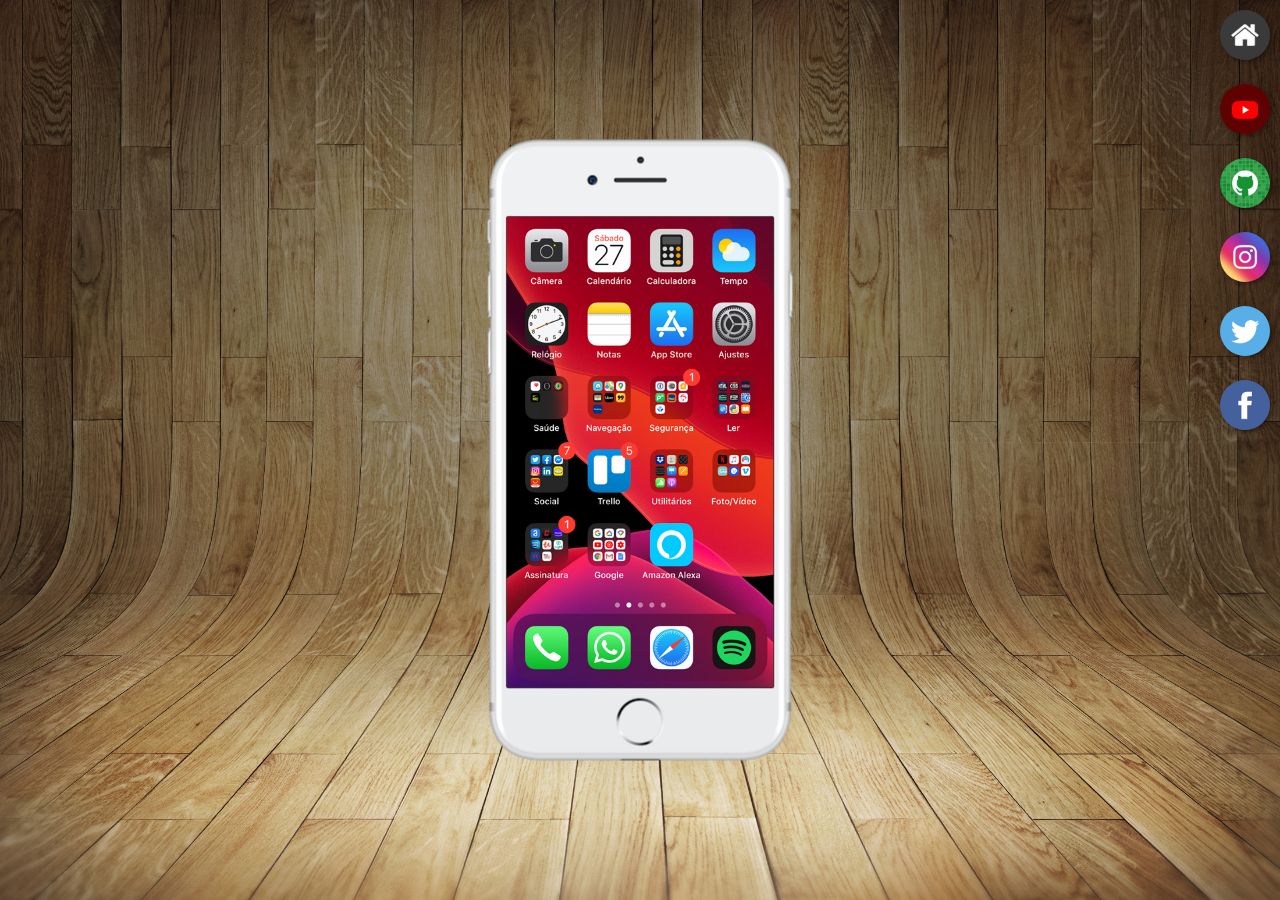
<file: index.html>
<!DOCTYPE html>
<html lang="en">
<head>
    <meta charset="UTF-8">
    <meta name="viewport" content="width=device-width, initial-scale=1.0">
    <link rel="shortcut icon" href="favicon.ico" type="image/x-icon">
    <link rel="stylesheet" href="estilos/style.css">
    <title>Projecto Redes Socias</title>
</head>
<body>
    <main>
        <section id="telefone">
            <iframe src="home.html" name="tela" id="tela" frameborder="0">
                Seu navegador nao e compativel com isso.
            </iframe>
        </section>
        <section id="redes-socias">
            <a href="home.html" target="tela"><img src="imagens/logo-home.jpg" alt="Home"></a><br>
            <a href="youtube.html" target="tela"><img src="imagens/logo-youtube.jpg" alt="Youtube"></a><br>
            <a href="github.html" target="tela"><img src="imagens/logo-github.jpg" alt="Github"></a><br>
            <a href="instagram.html" target="tela"><img src="imagens/logo-instagram.jpg" alt="Instagram"></a><br>
            <a href="twitter.html" target="tela"><img src="imagens/logo-twitter.jpg" alt="Twitter"></a><br>
            <a href="facebook.html" target="tela"><img src="imagens/logo-facebook.jpg" alt="Facebook"></a>
        </section>
    </main>
</body>
</html>
</file>
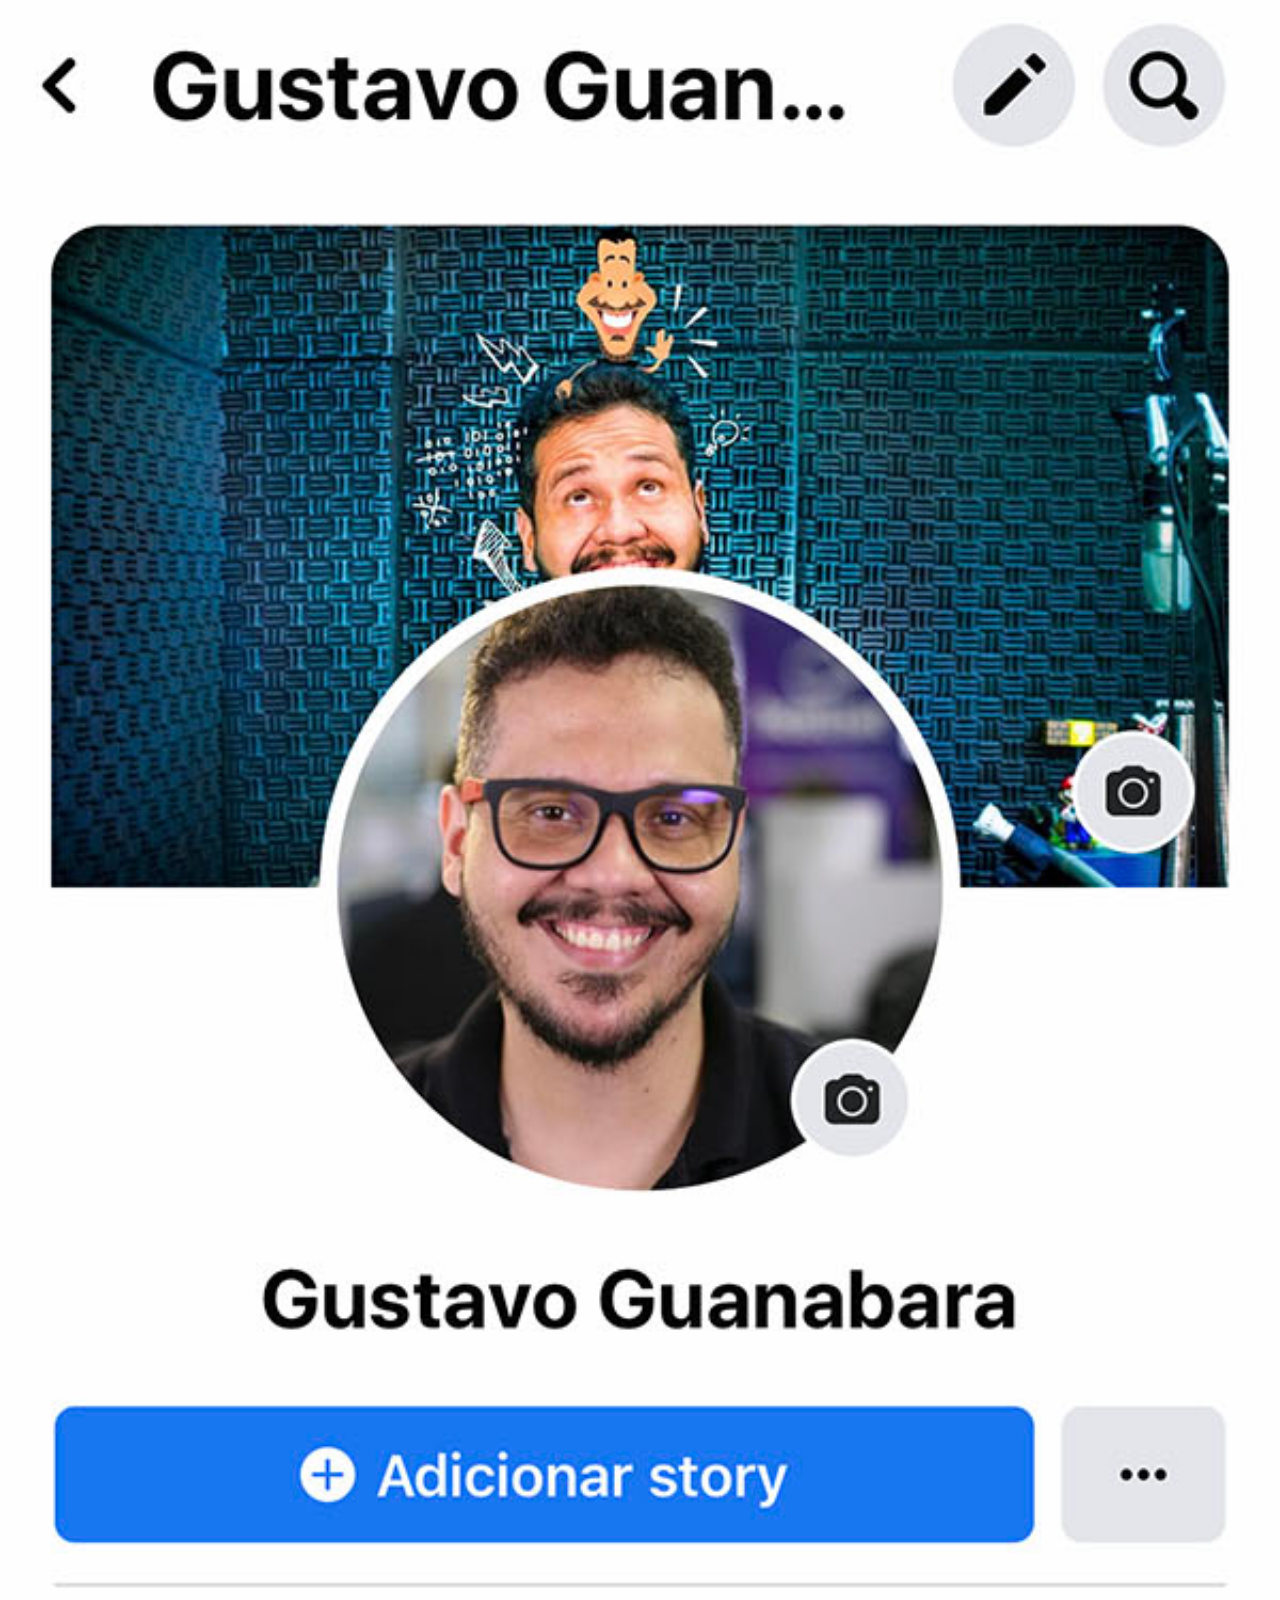
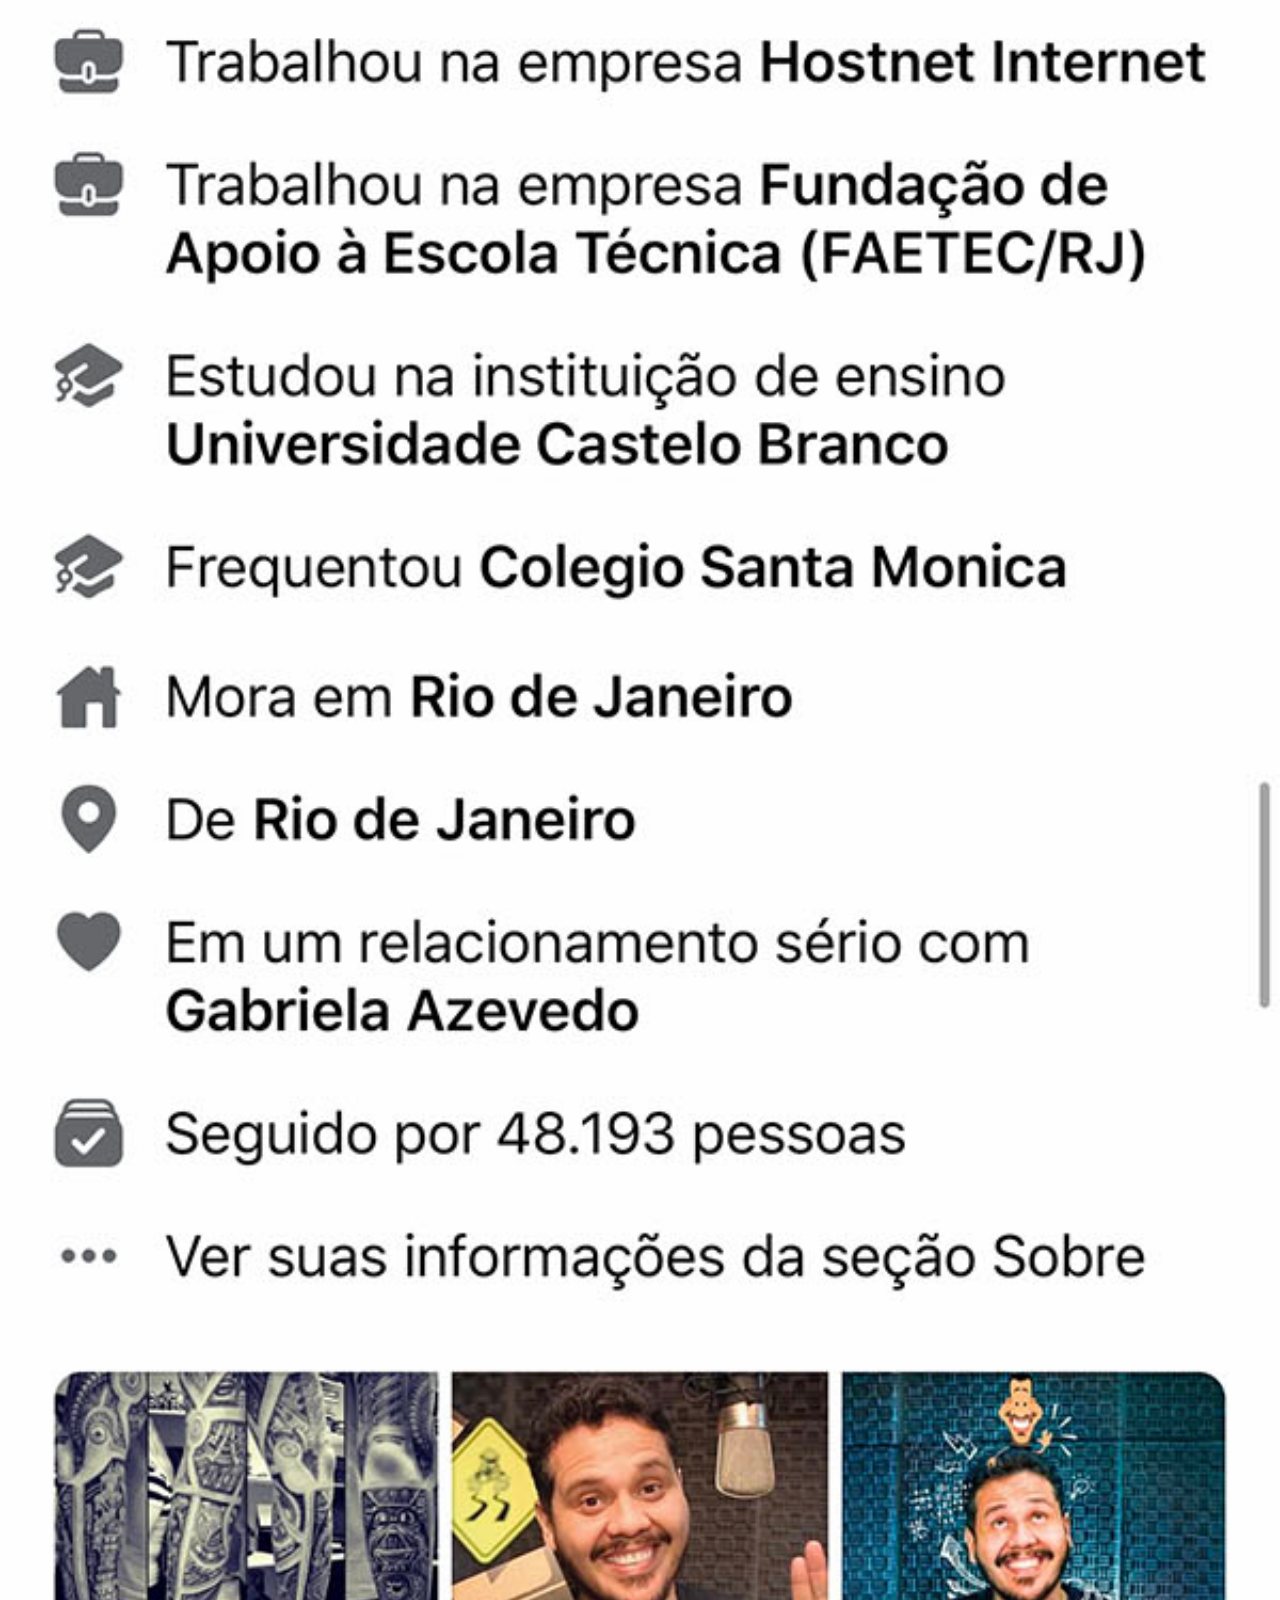
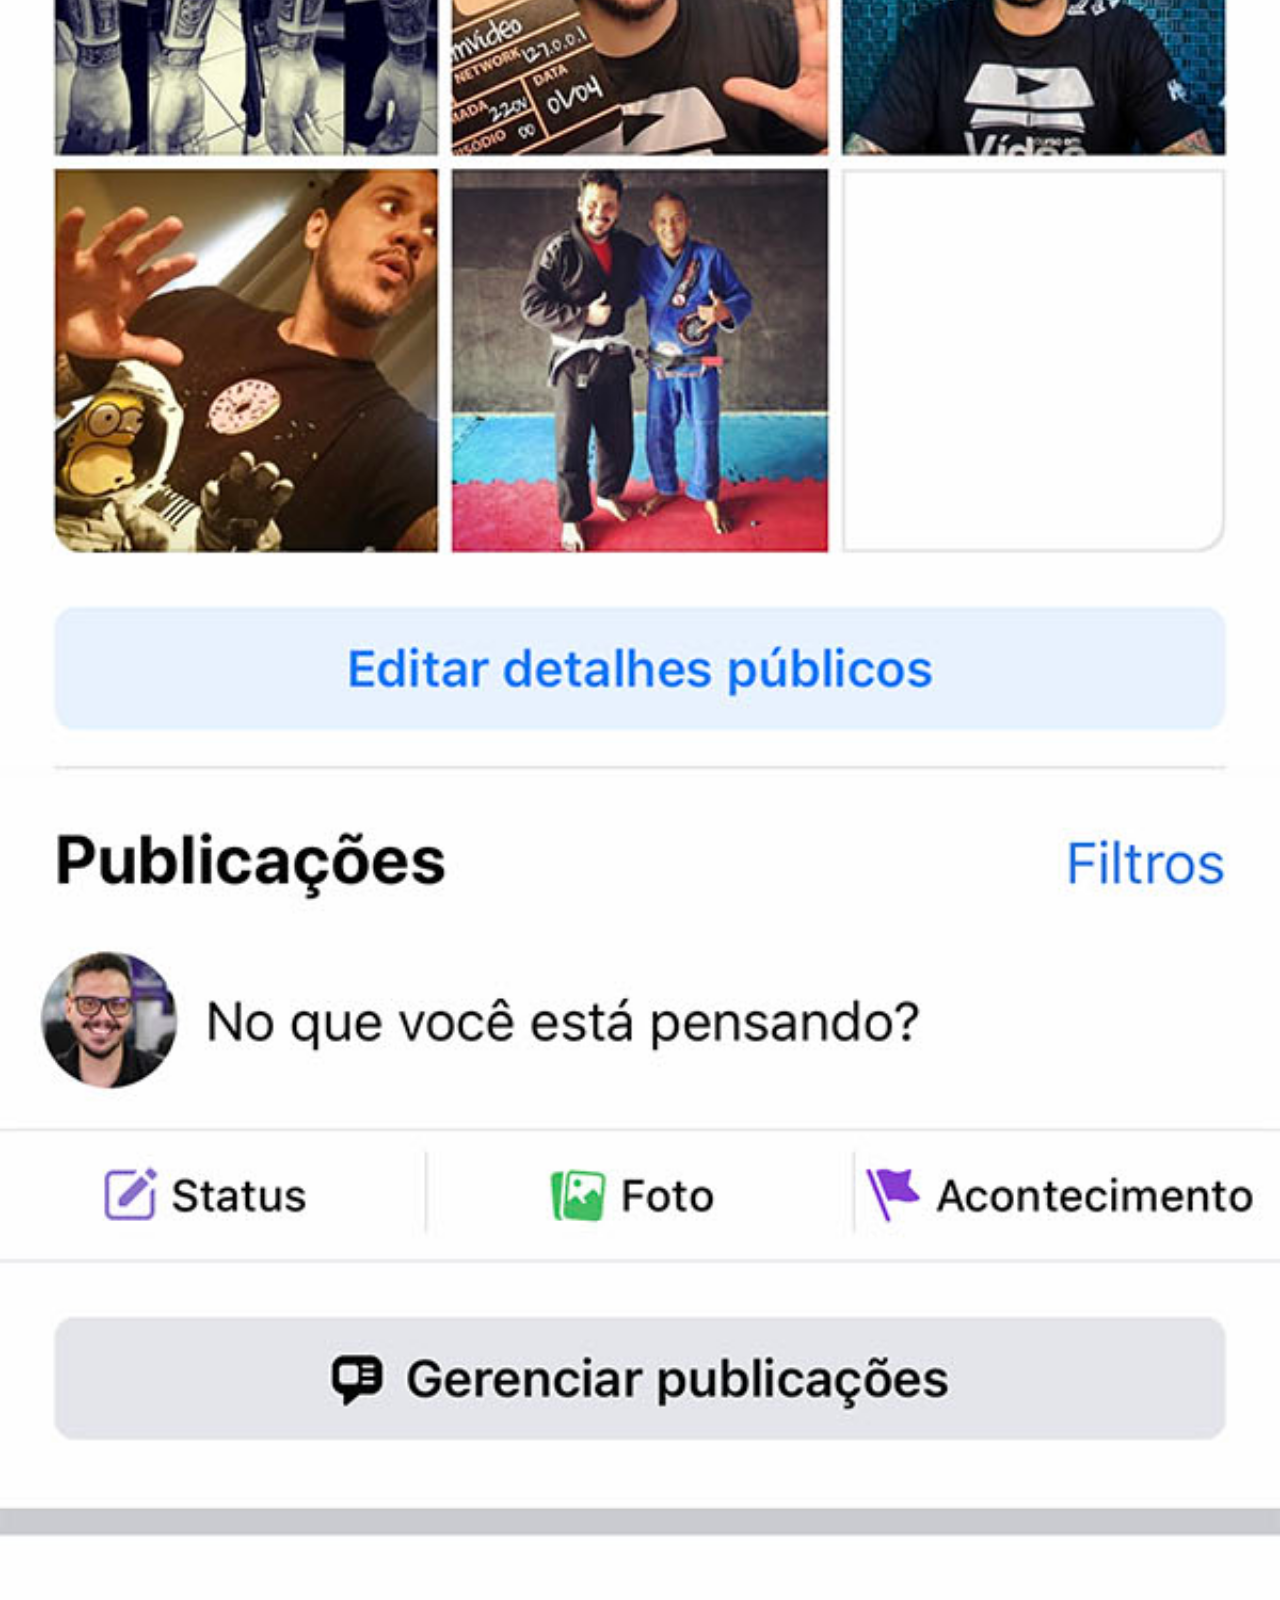
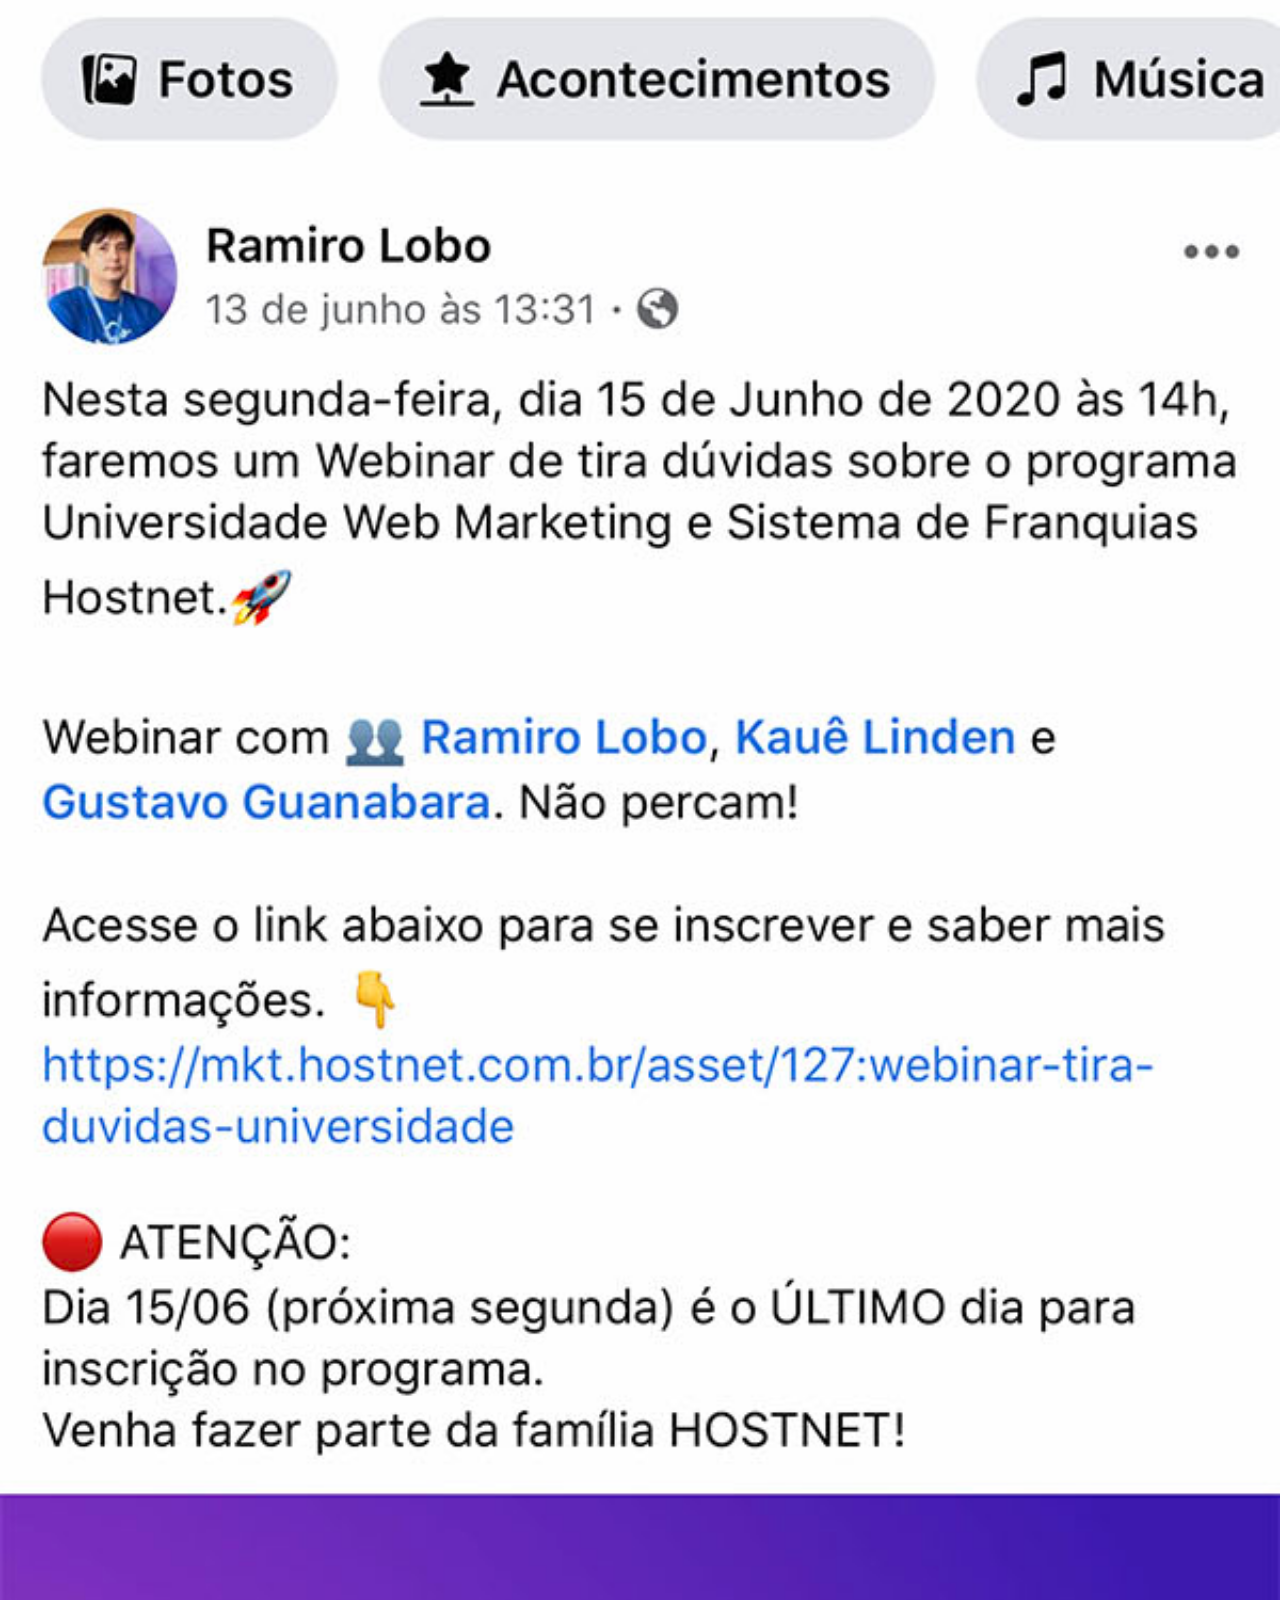
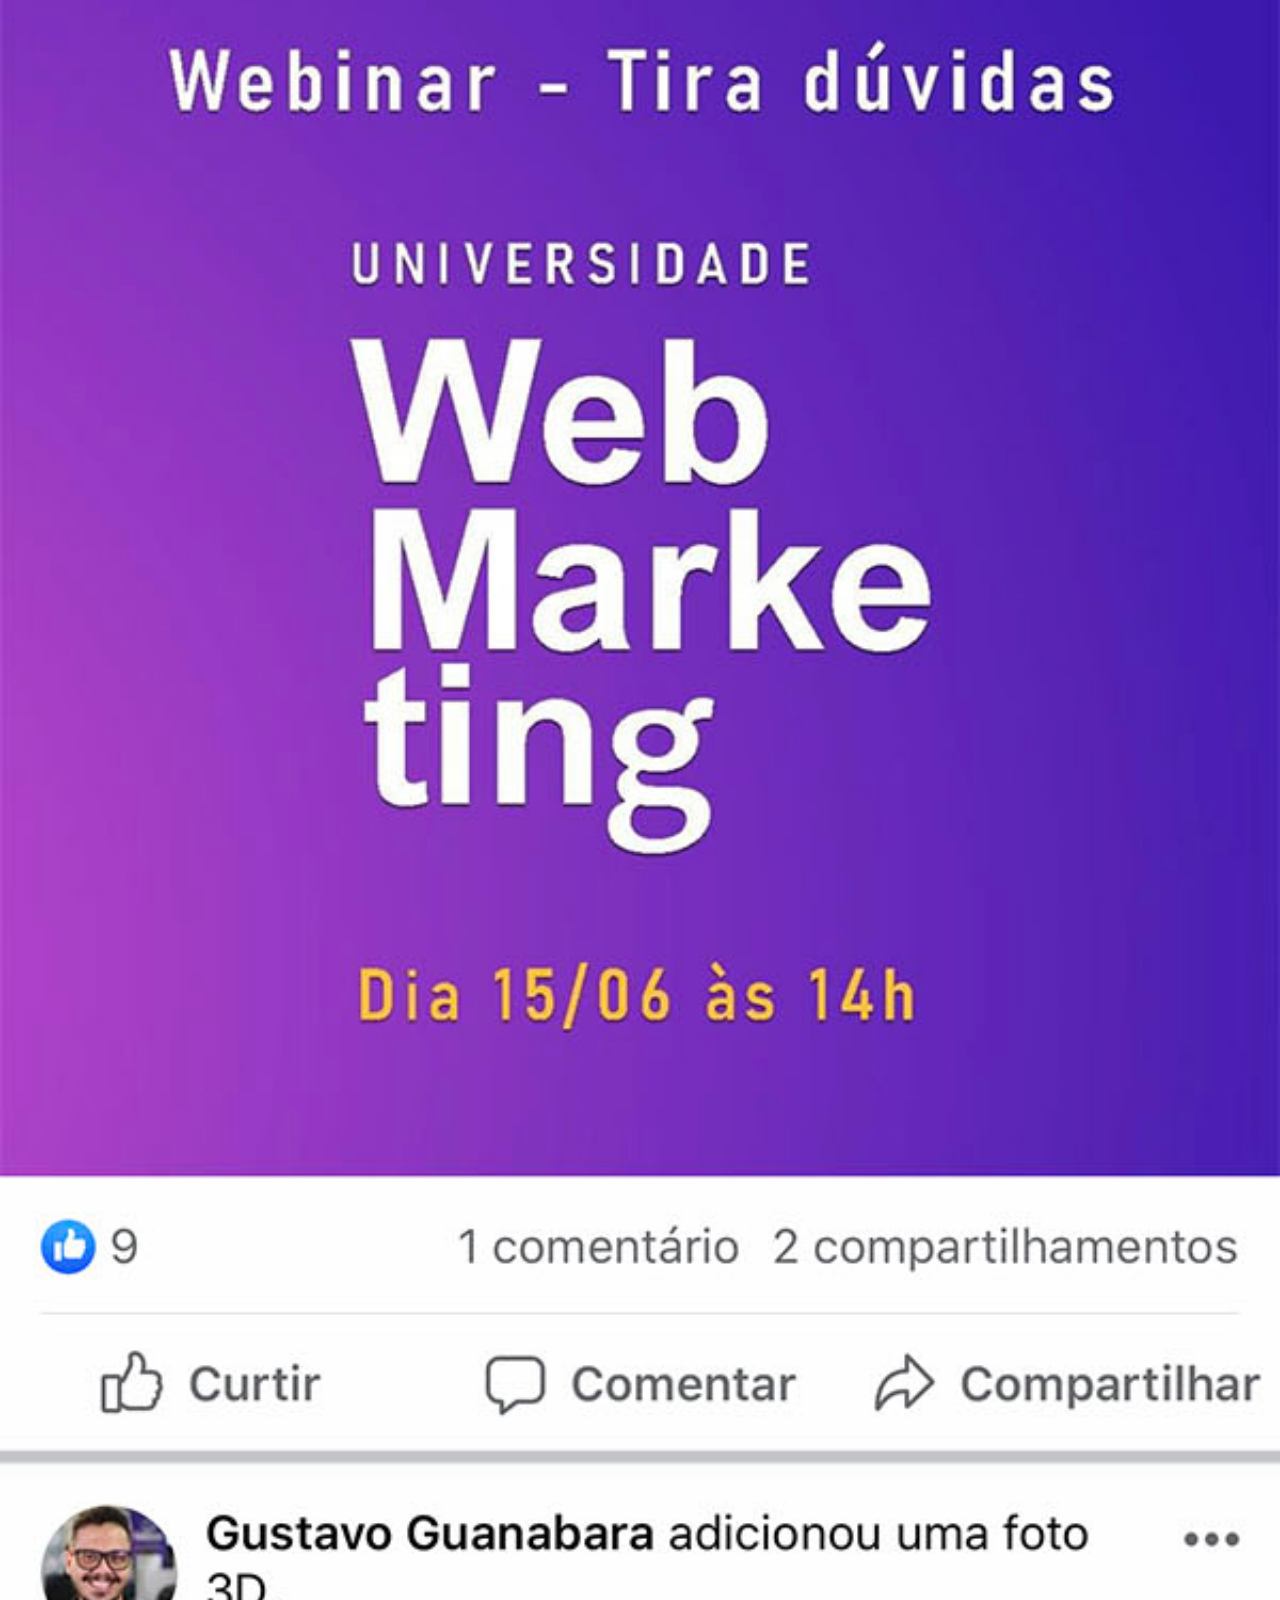
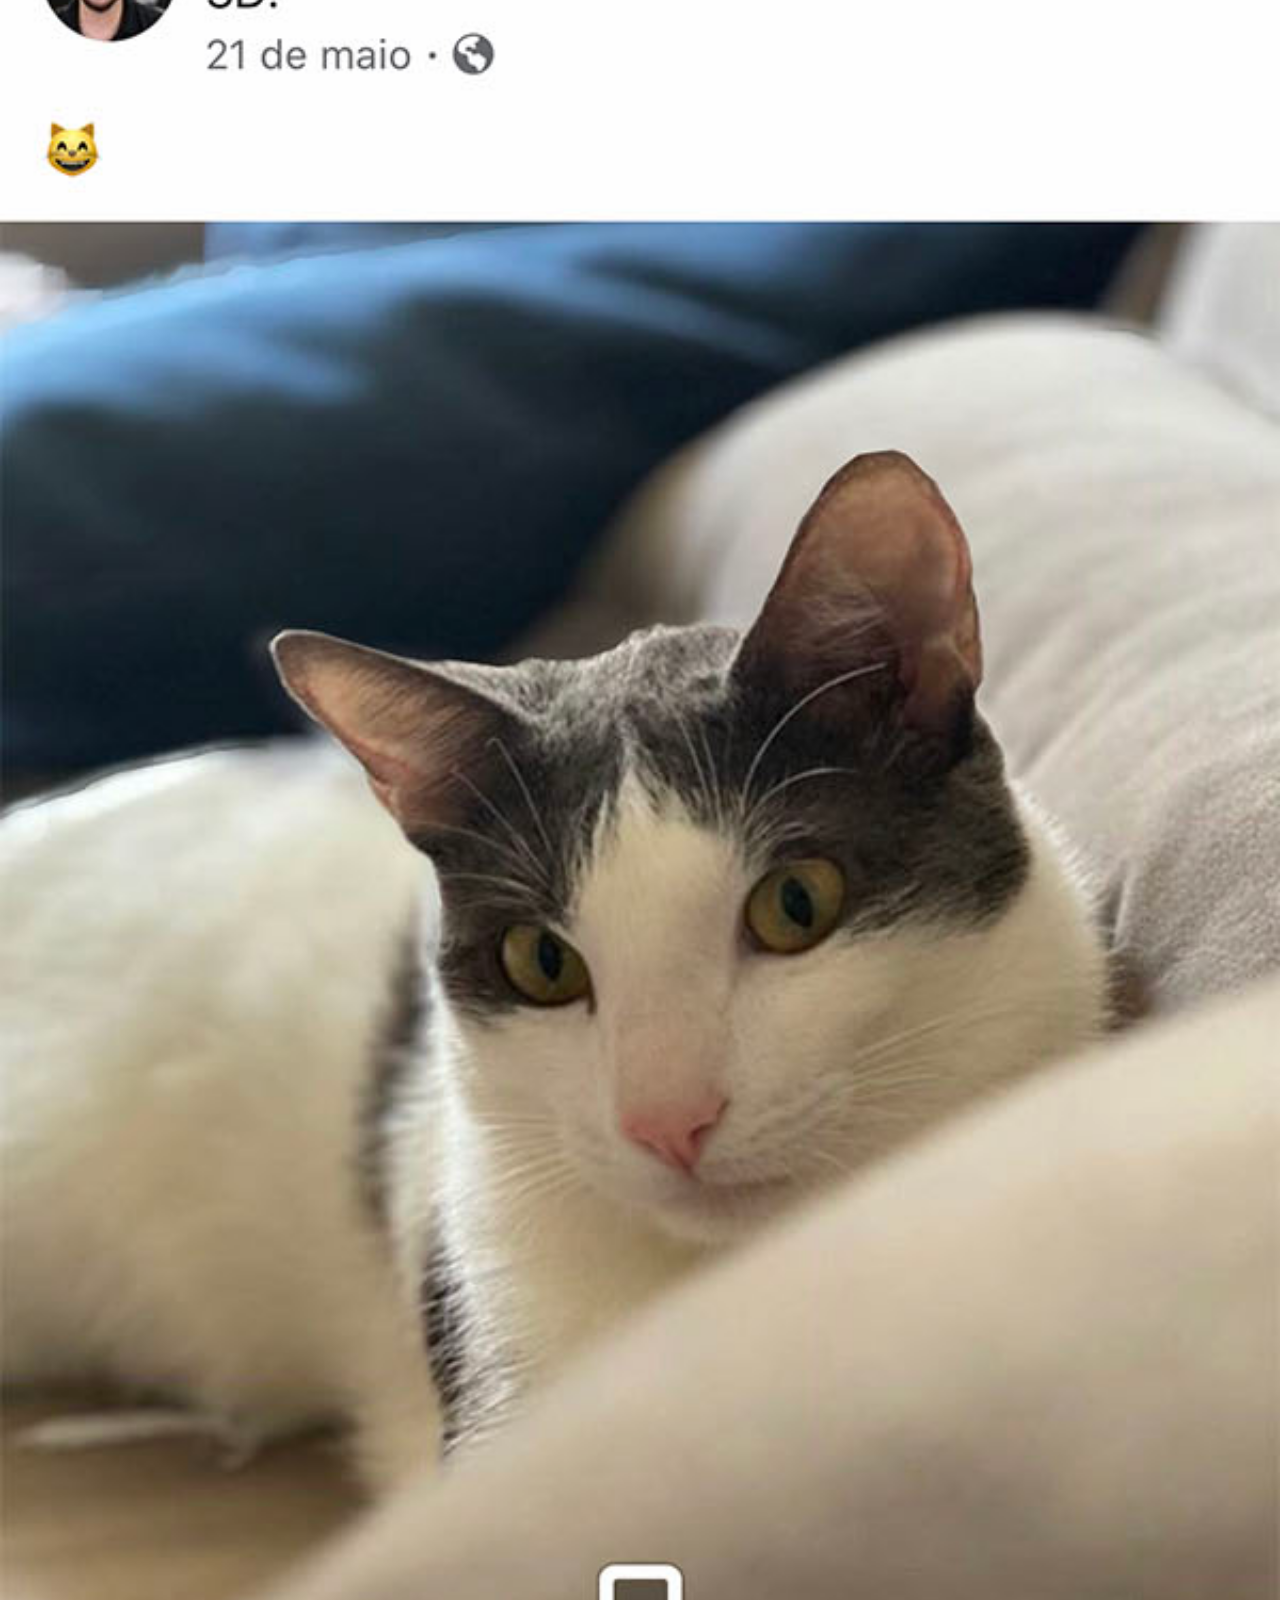
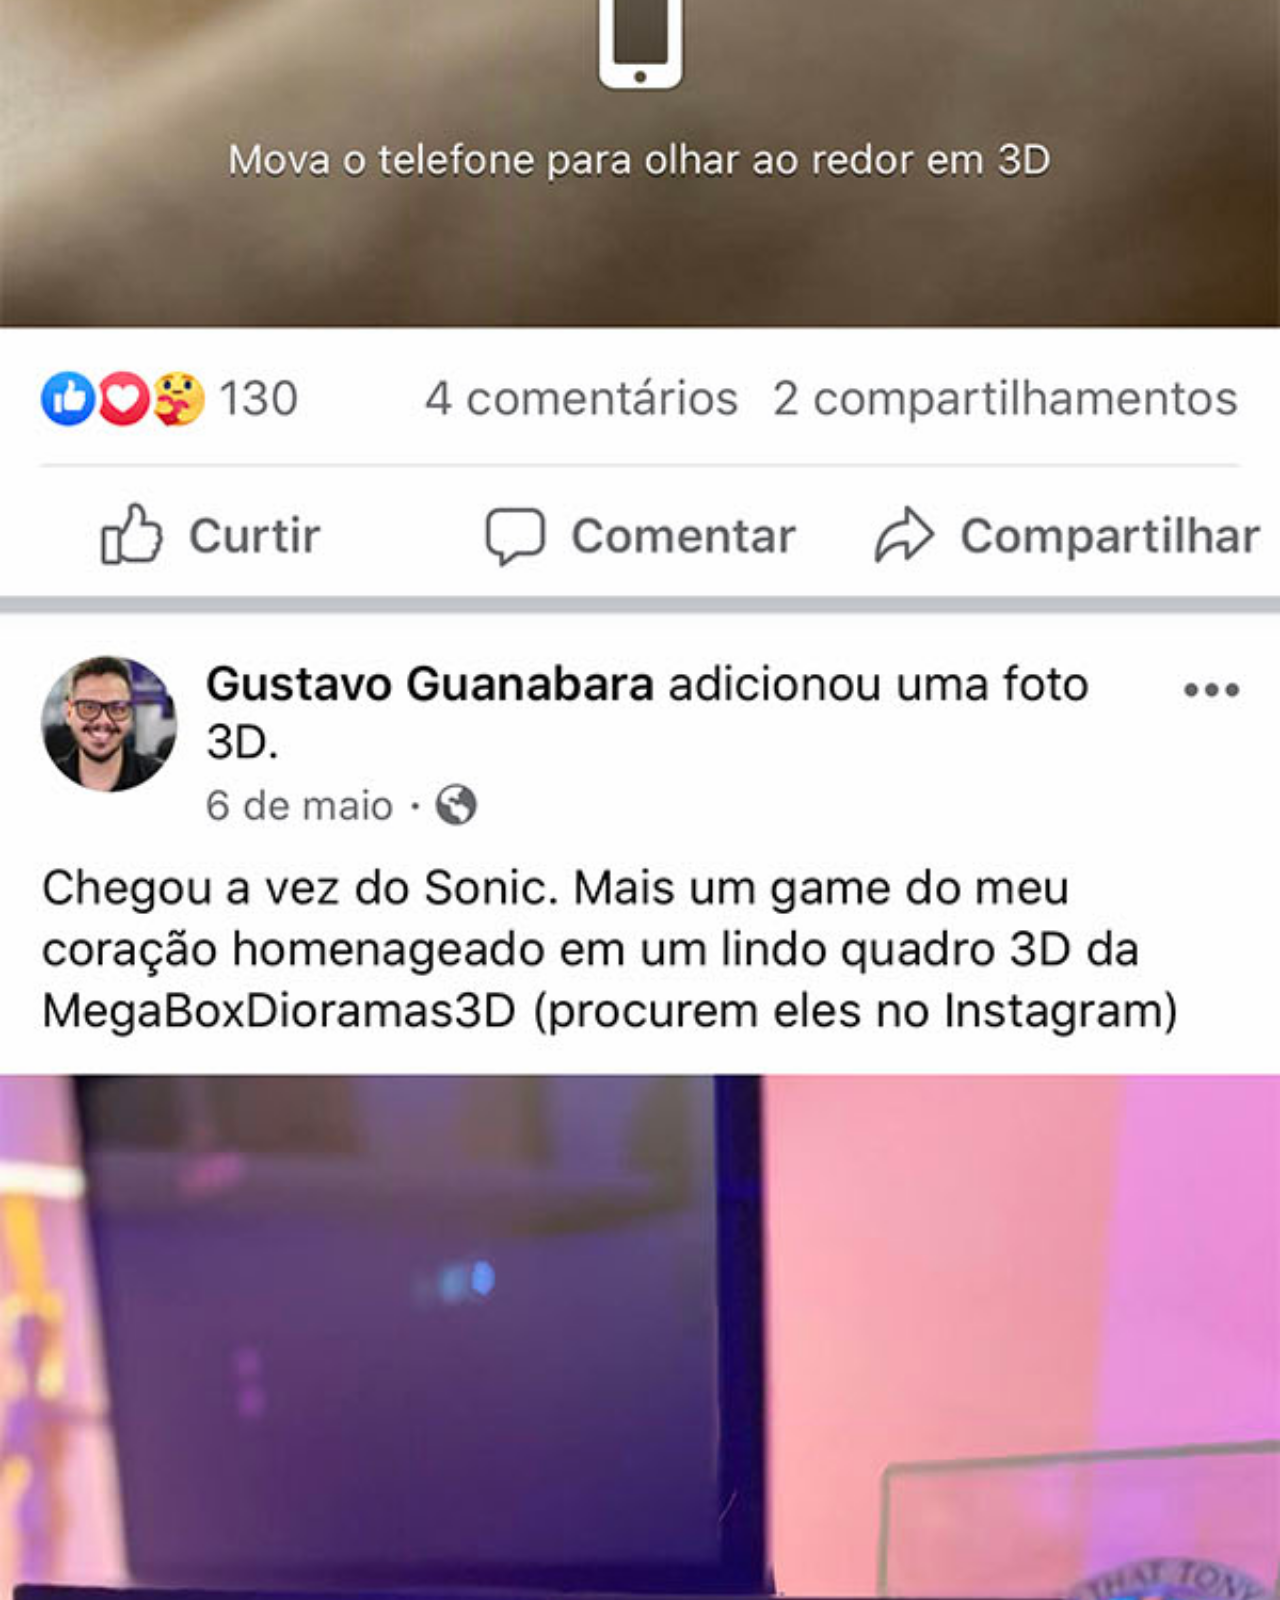
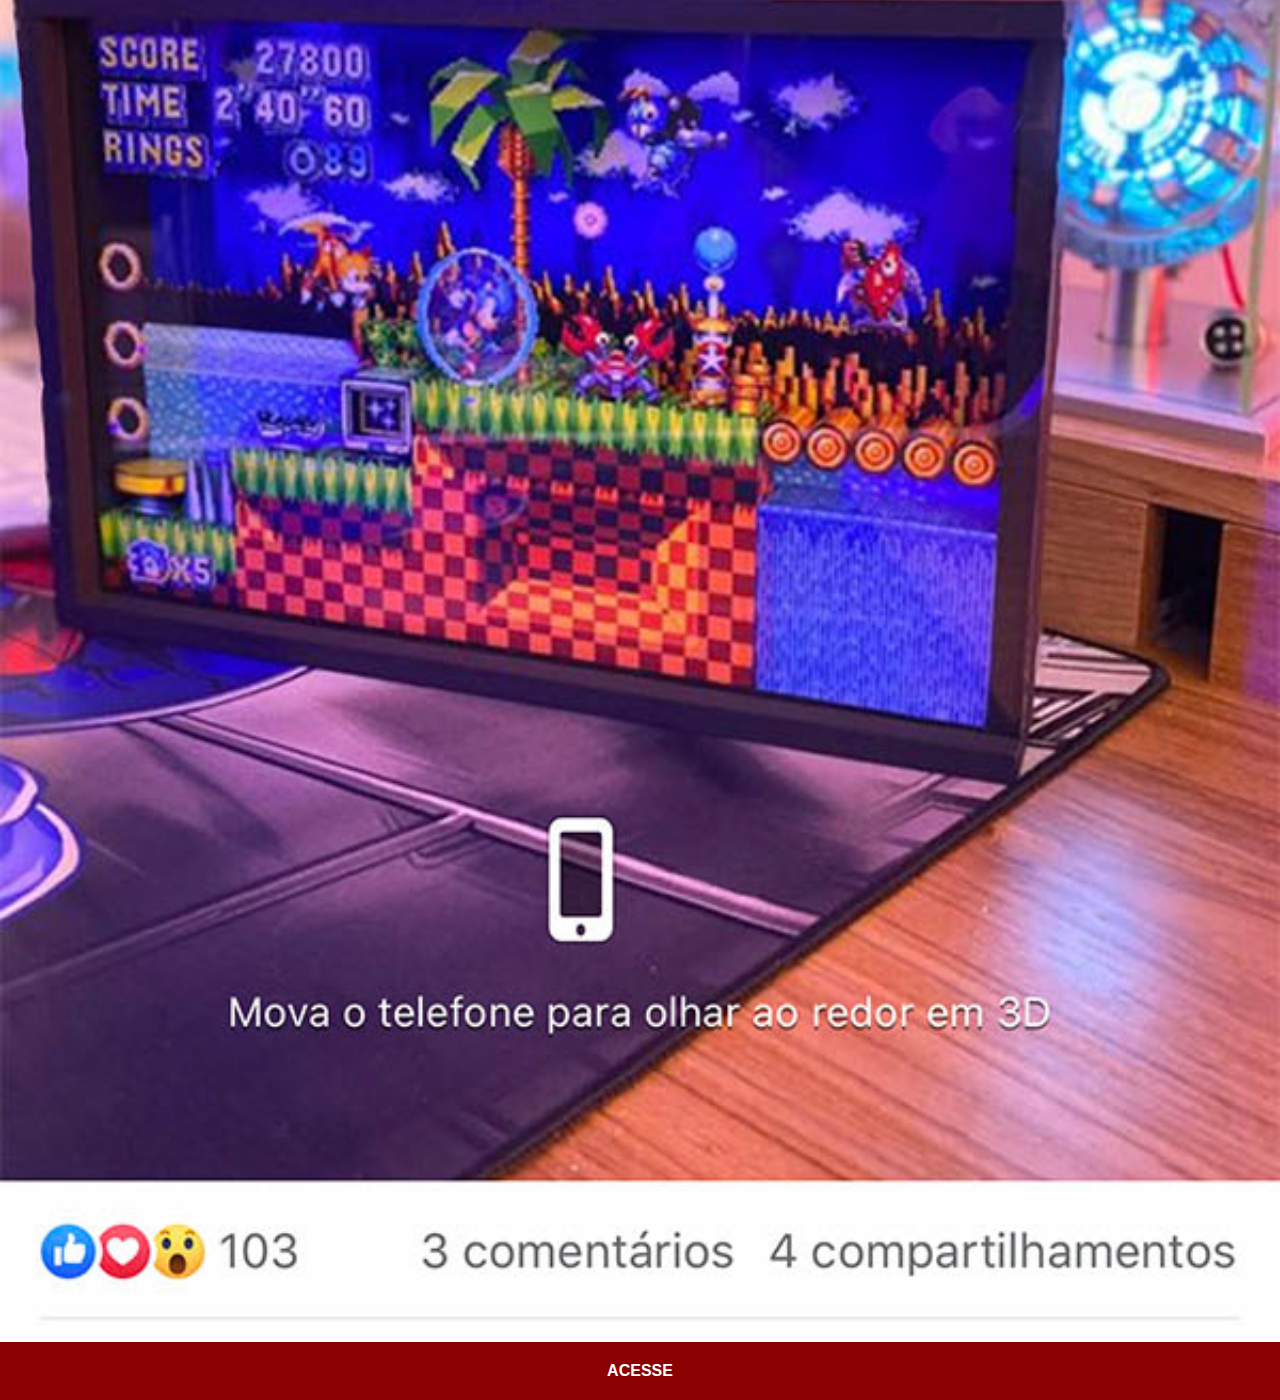
<file: facebook.html>
<!DOCTYPE html>
<html lang="en">
<head>
    <meta charset="UTF-8">
    <meta name="viewport" content="width=device-width, initial-scale=1.0">
    <title>Facebook</title>
    <link rel="stylesheet" href="estilos/social.css">
</head>
<body>
    <img src="imagens/tela-facebook.jpg" alt="Facebook">
    <a href="https://www.facebook.com/gustavoguanabara" target="_blank">ACESSE</a>
</body>
</html>
</file>
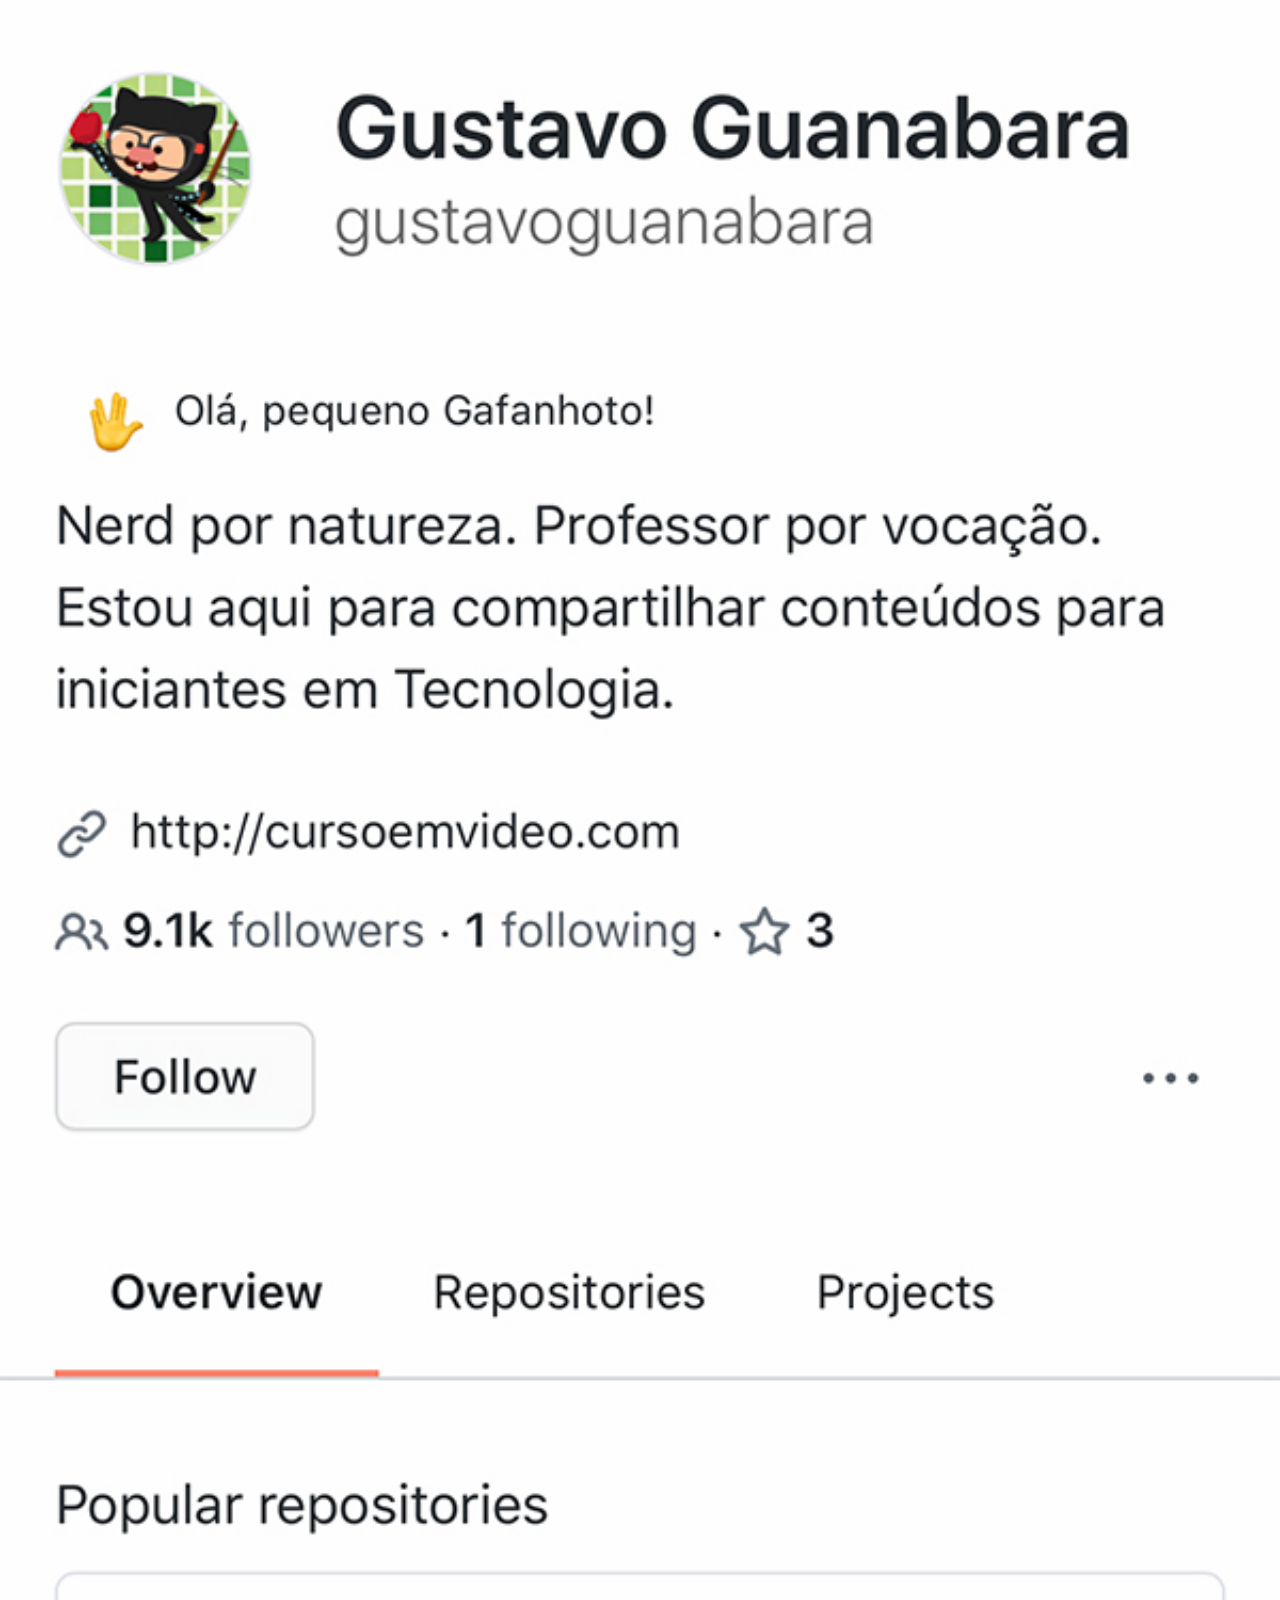
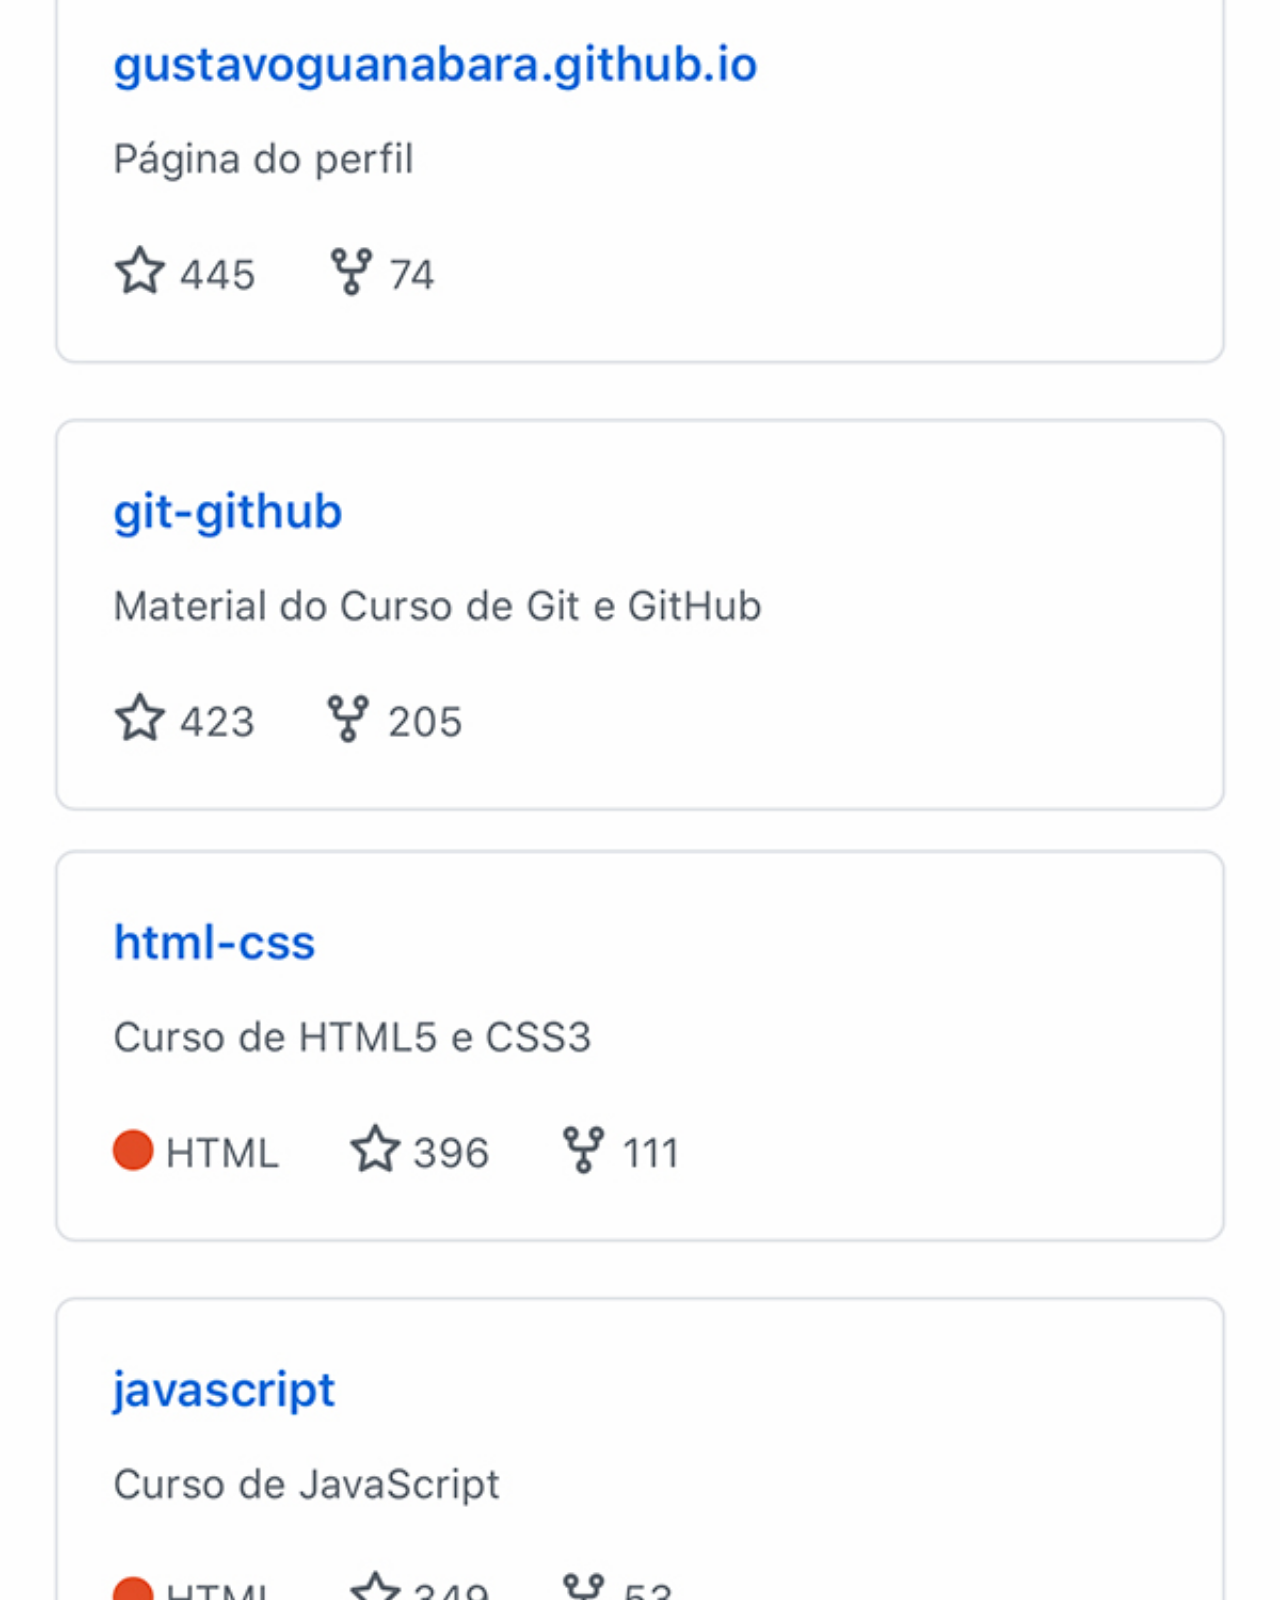
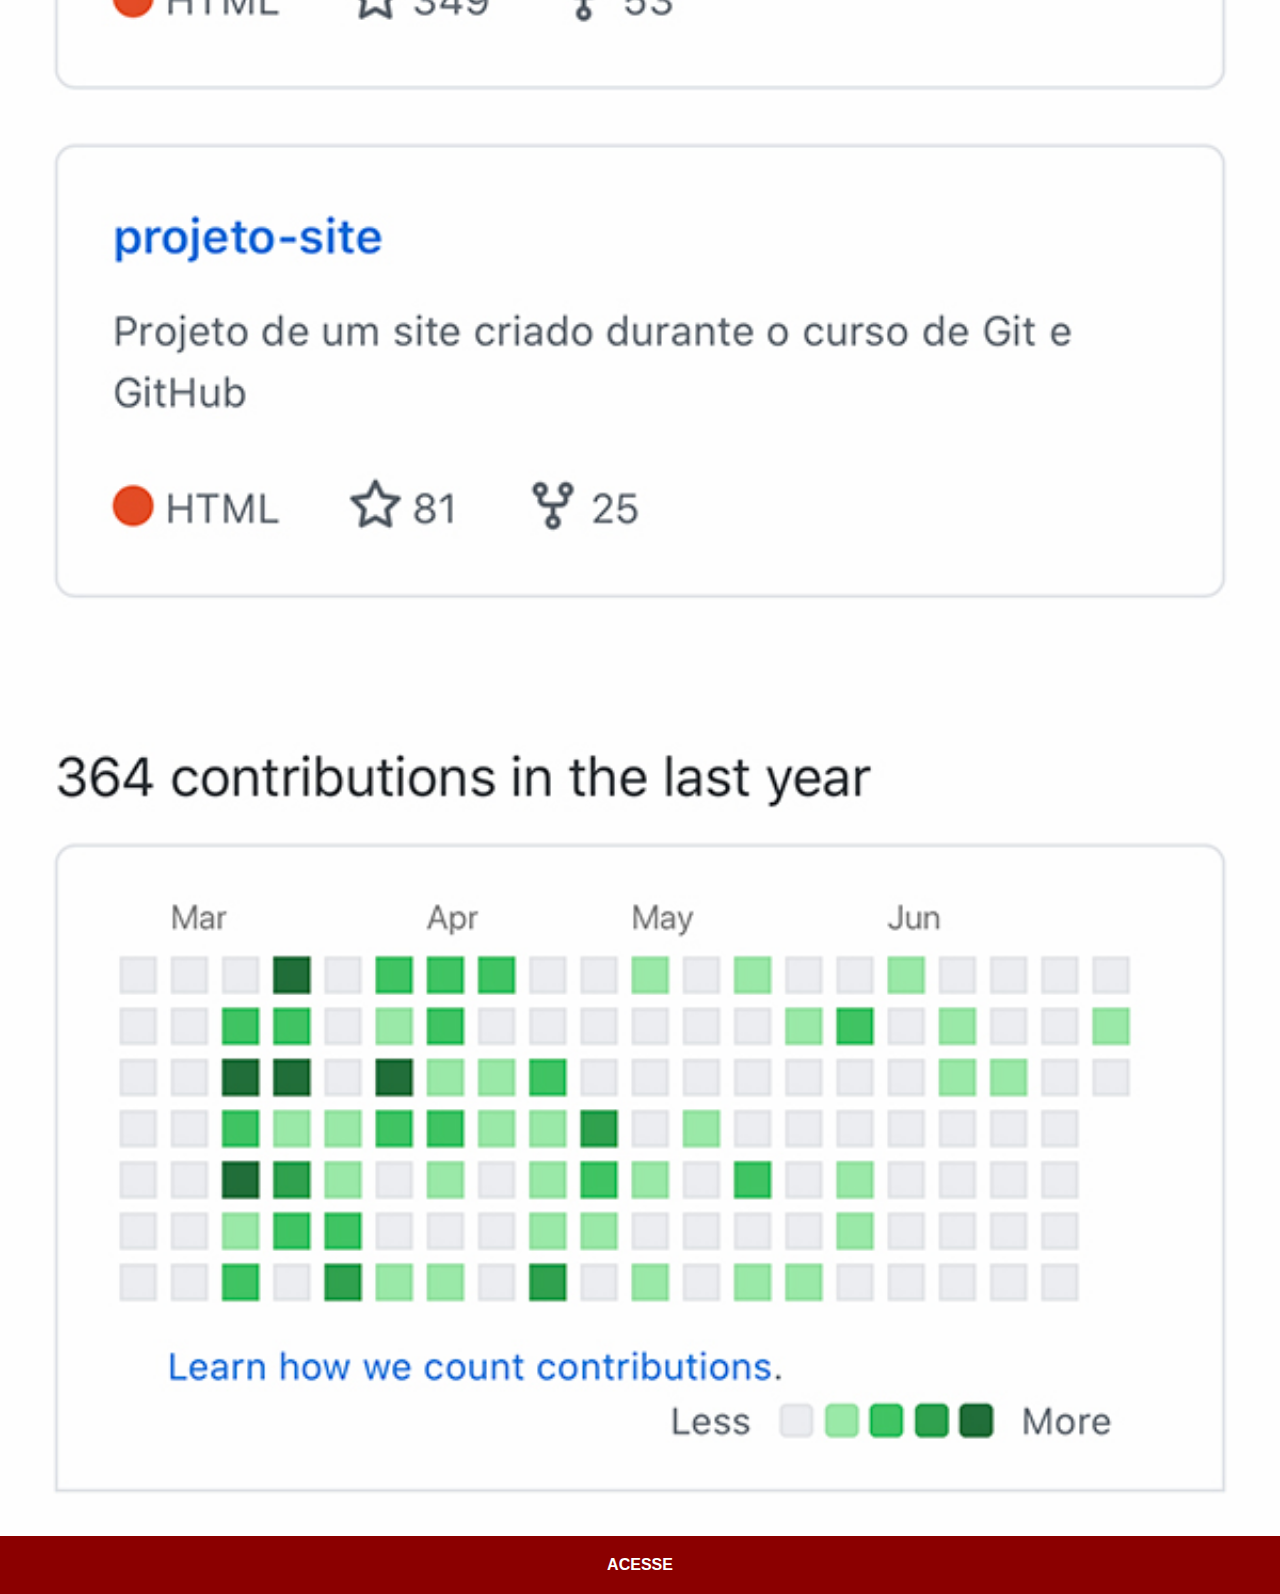
<file: github.html>
<!DOCTYPE html>
<html lang="en">
<head>
    <meta charset="UTF-8">
    <meta name="viewport" content="width=device-width, initial-scale=1.0">
    <title>Github</title>
    <link rel="stylesheet" href="estilos/social.css">
</head>
<body>
    <img src="imagens/tela-github.jpg" alt="Github">
    <a href="https://github.com/gustavoguanabara/" target="_blank">ACESSE</a>
</body>
</html>
</file>
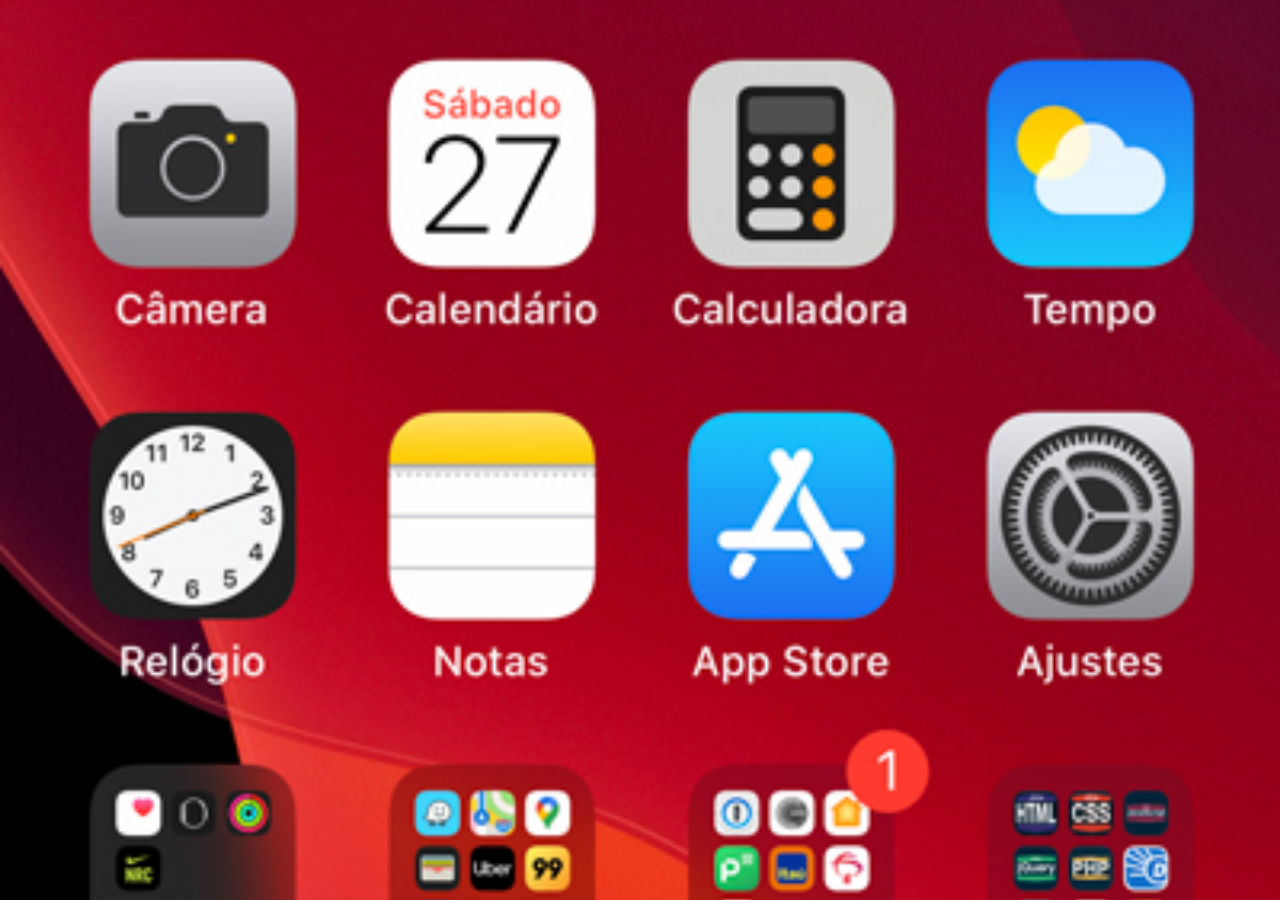
<file: home.html>
<!DOCTYPE html>
<html lang="en">
<head>
    <meta charset="UTF-8">
    <meta name="viewport" content="width=device-width, initial-scale=1.0">
    <title>Home</title>
</head>
<style>
    * {
        margin: 0px;
        padding: 0px;
    }

    body {
        width: 100vw;
        height: 100vh;
        background: black url('imagens/tela-home.jpg') no-repeat top center;
        background-size: cover;
    }
</style>
<body> 
    
</body>
</html>
</file>
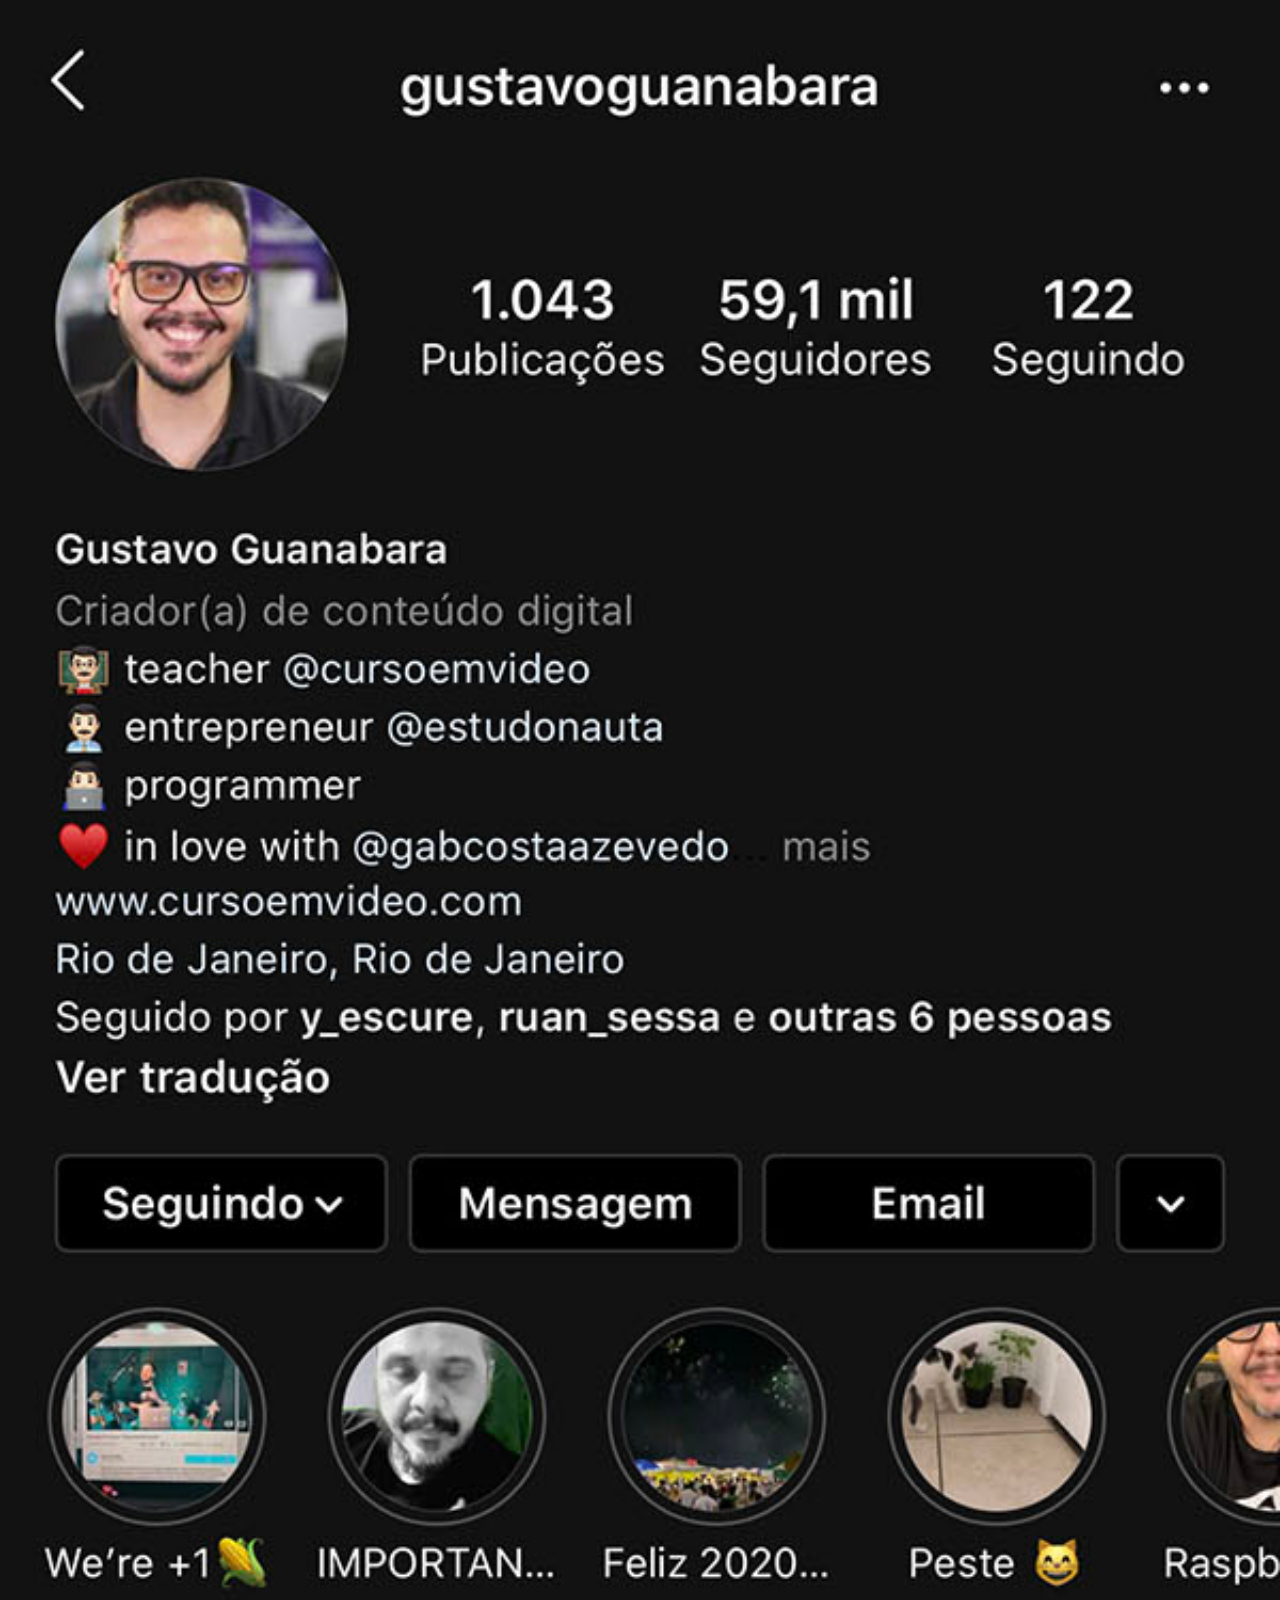
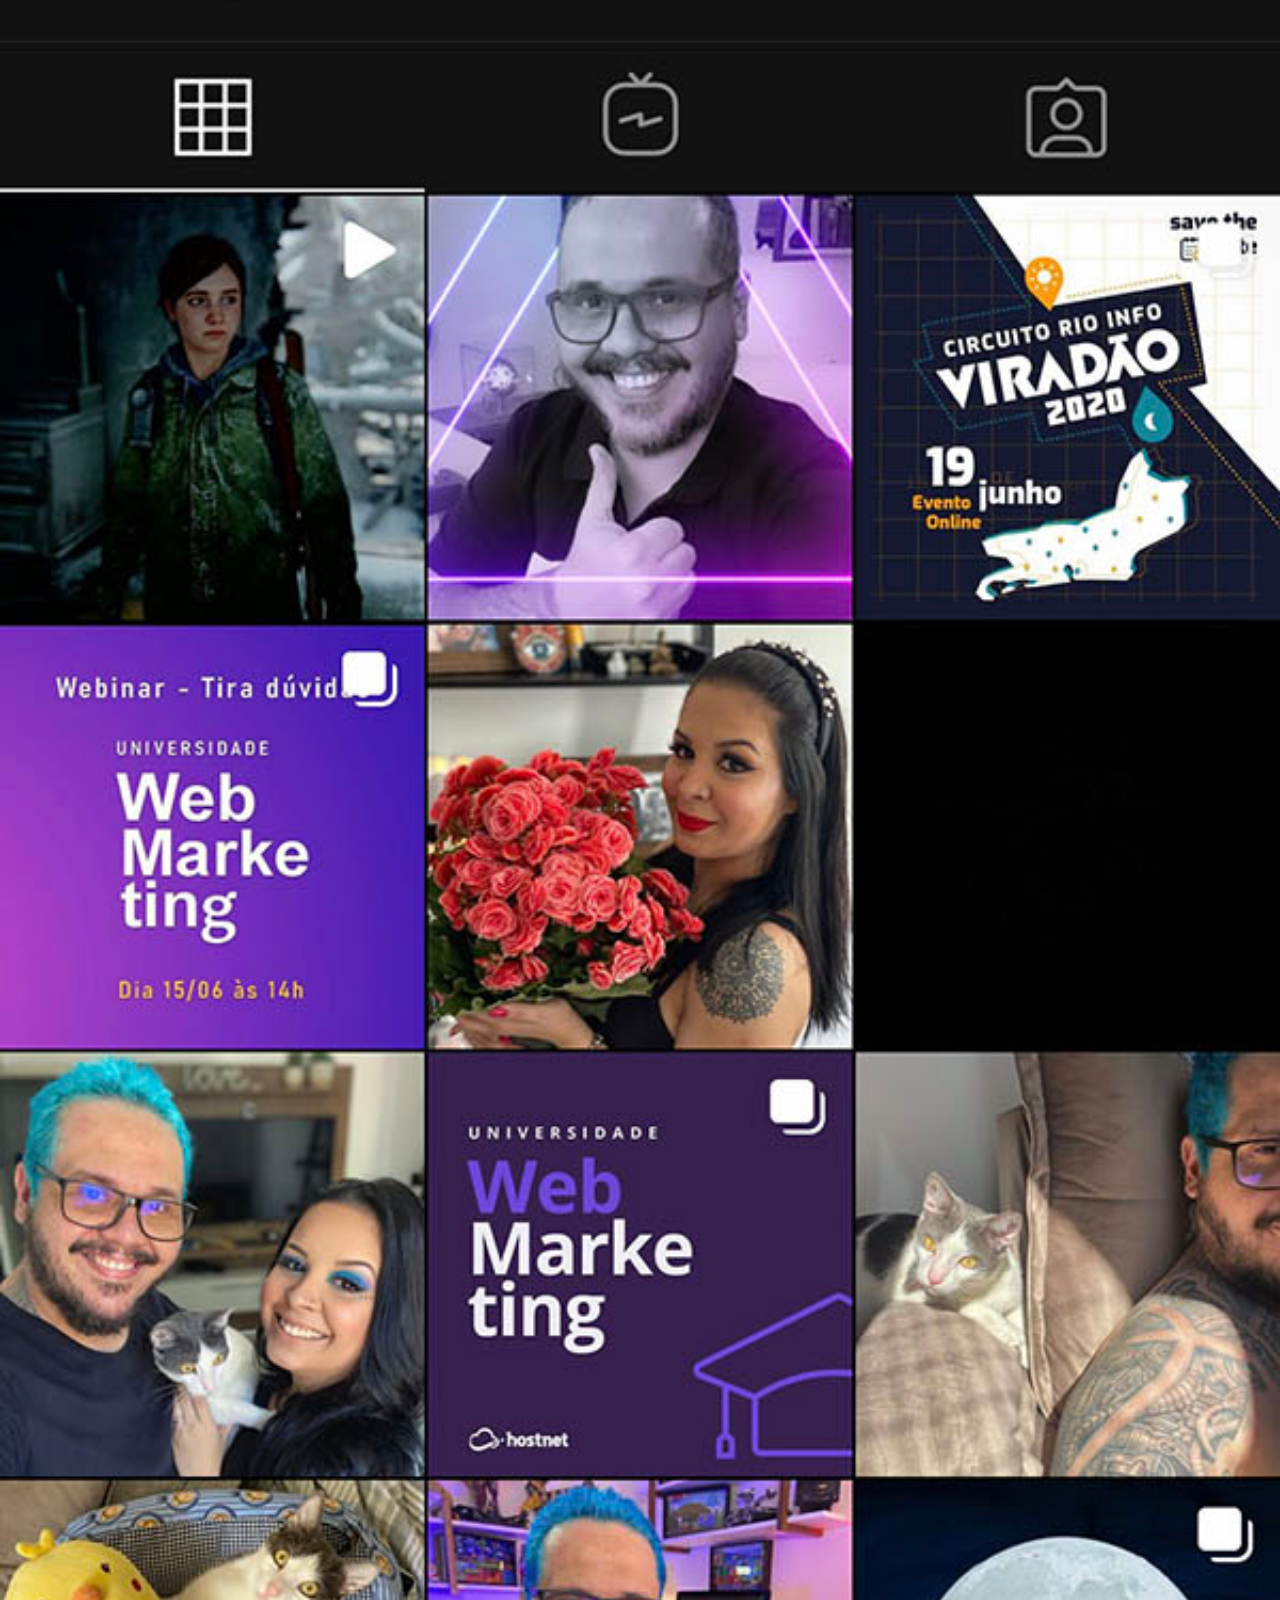
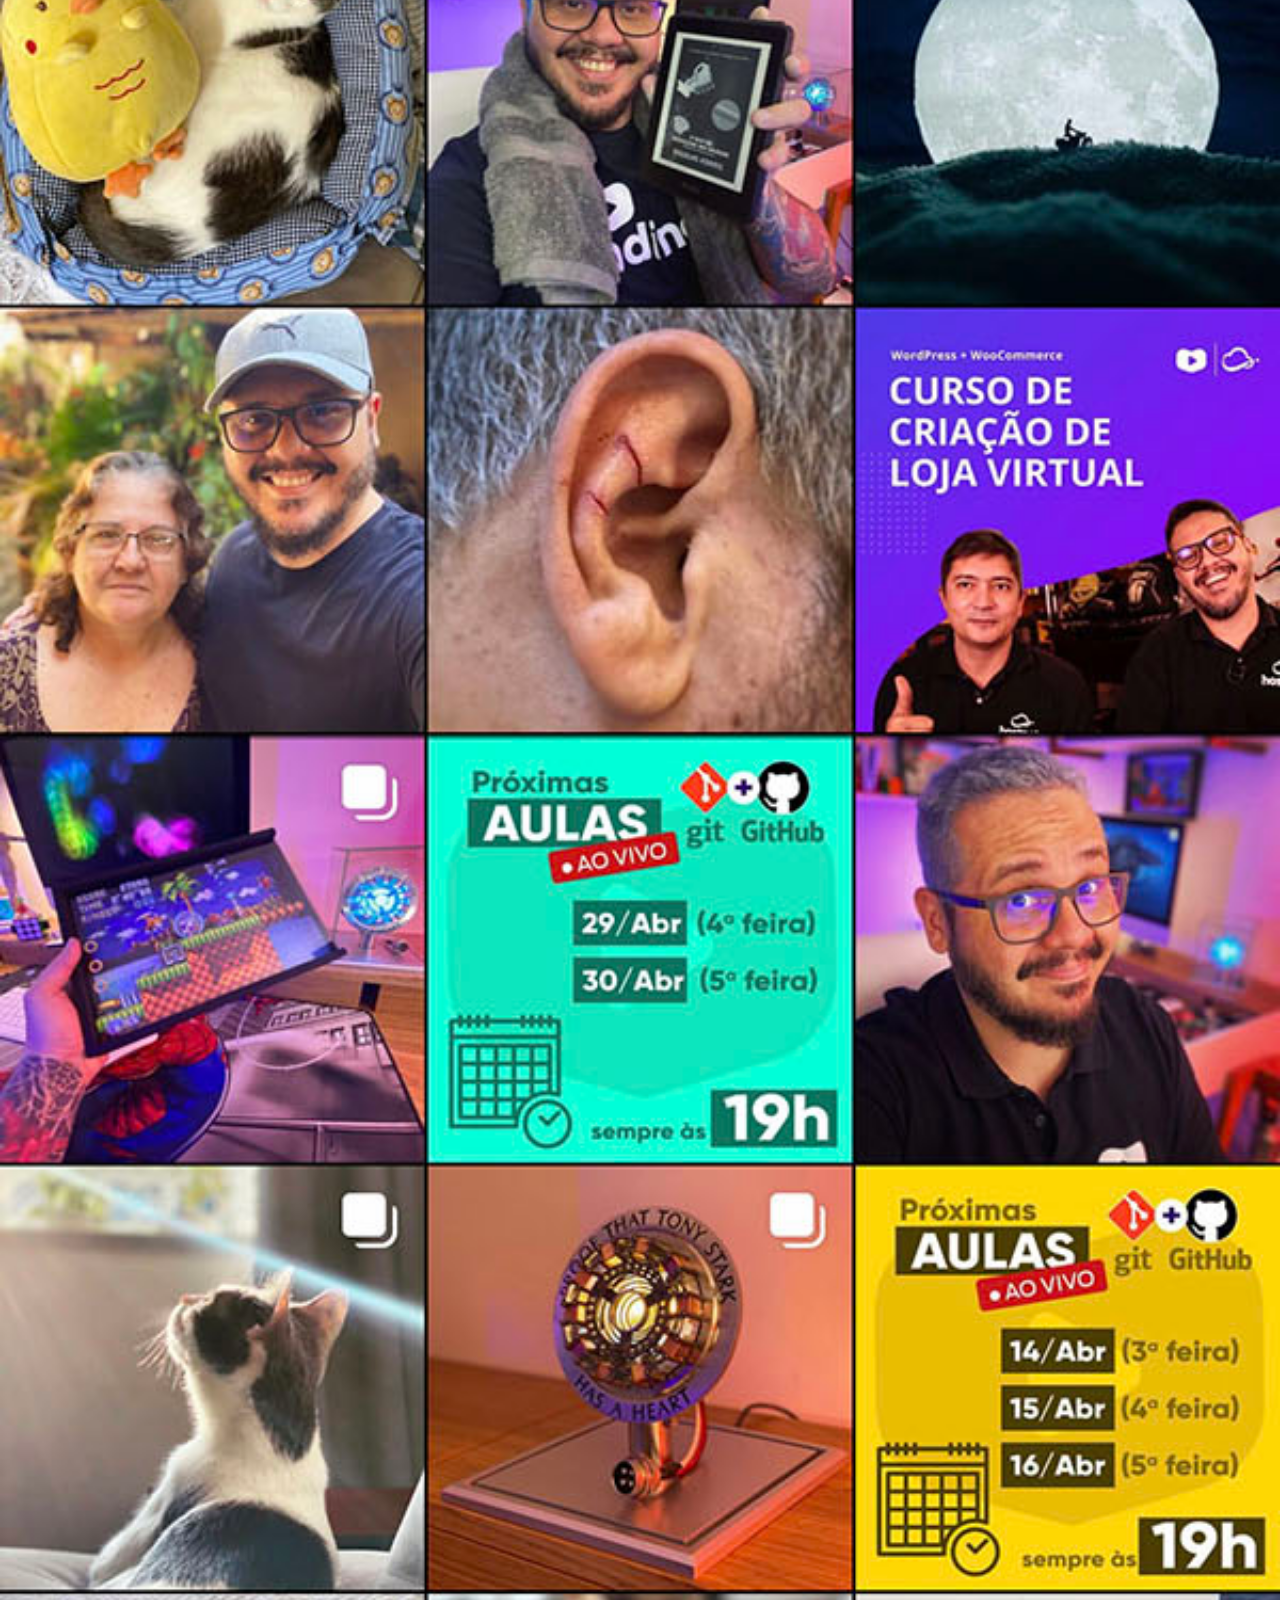
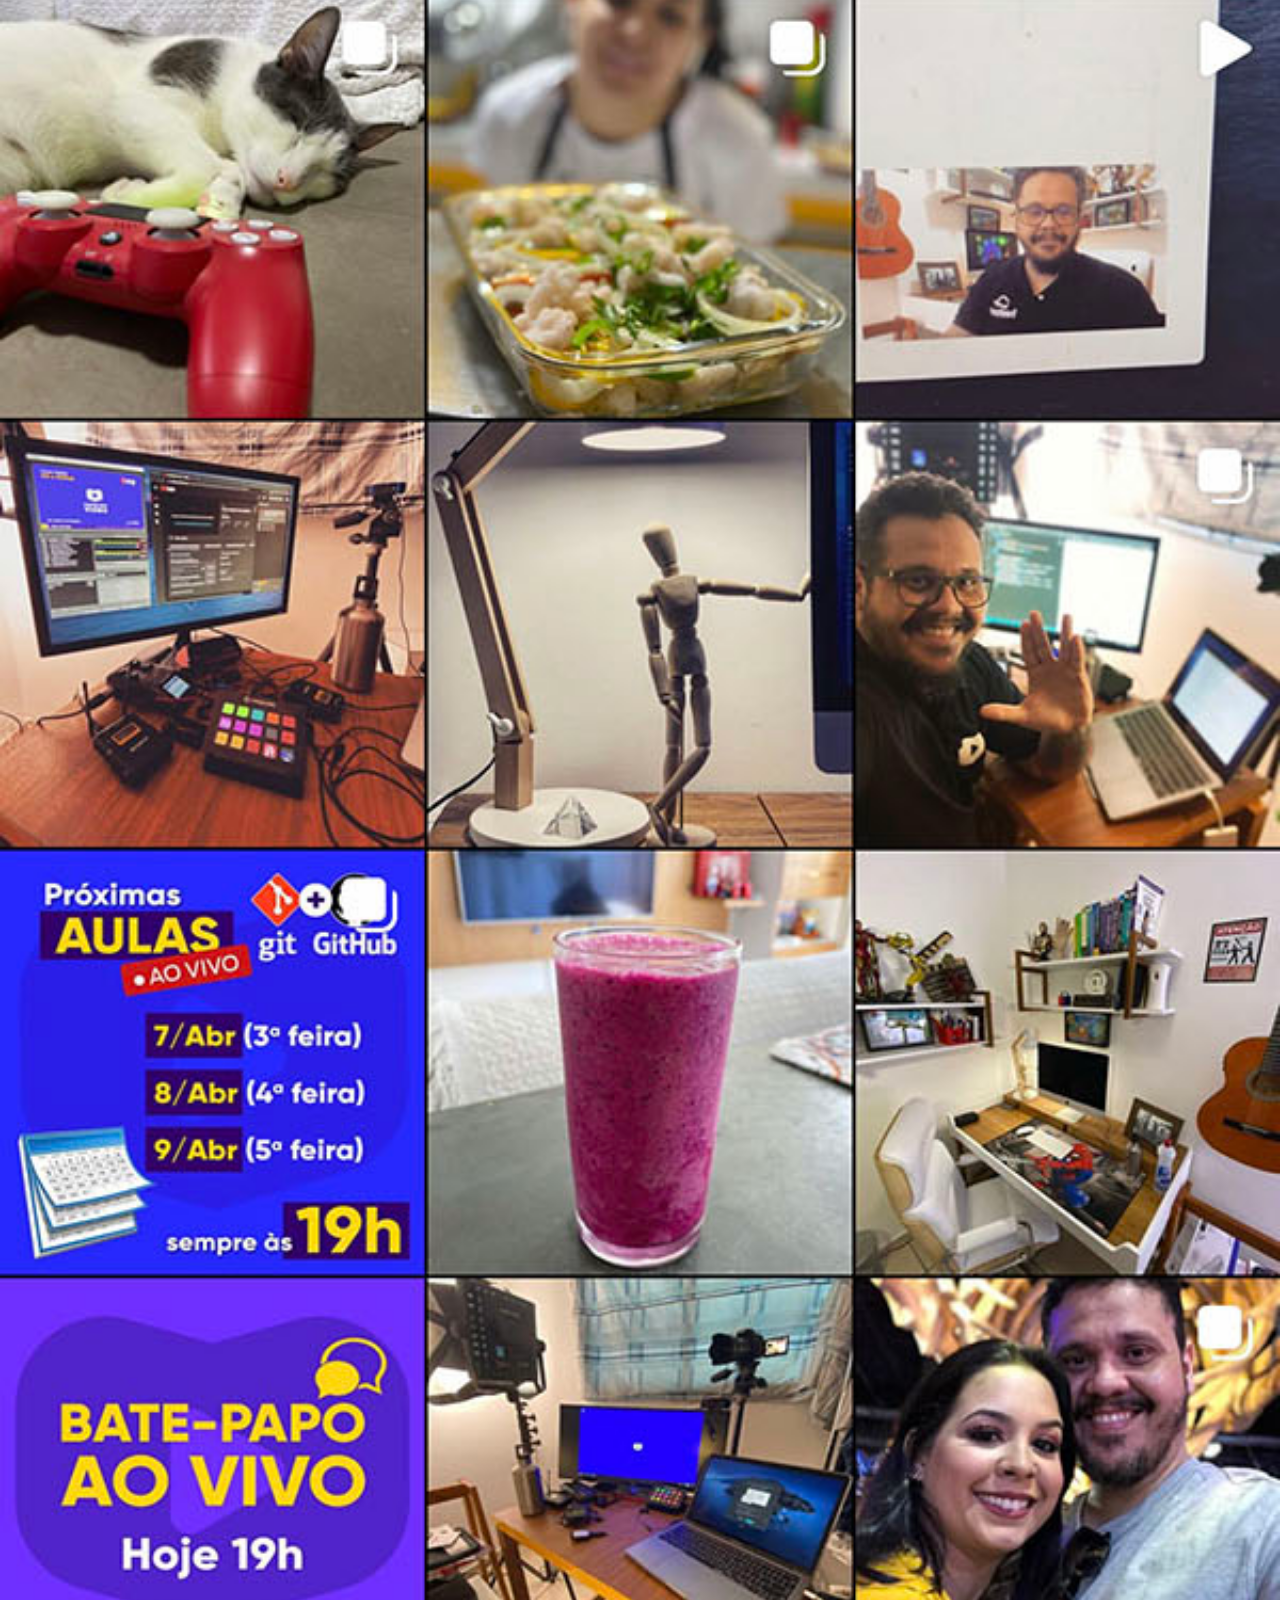
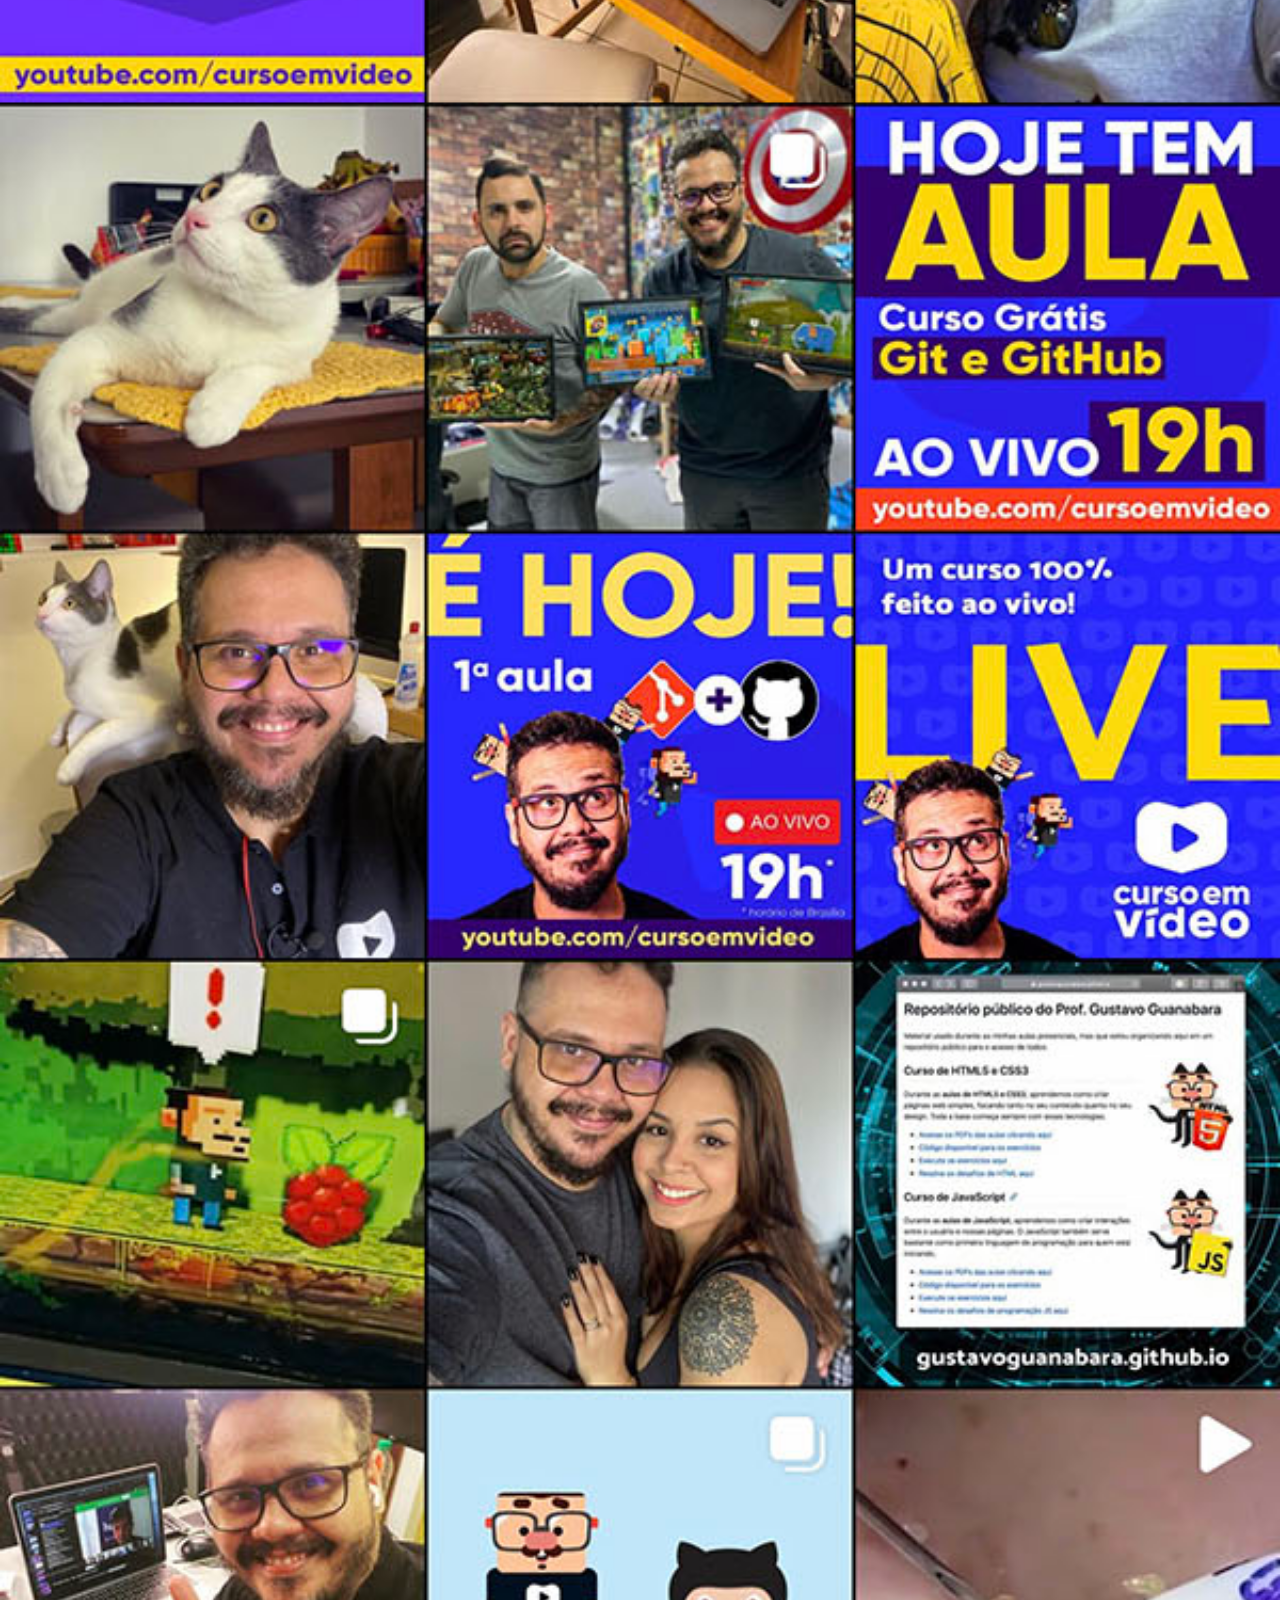
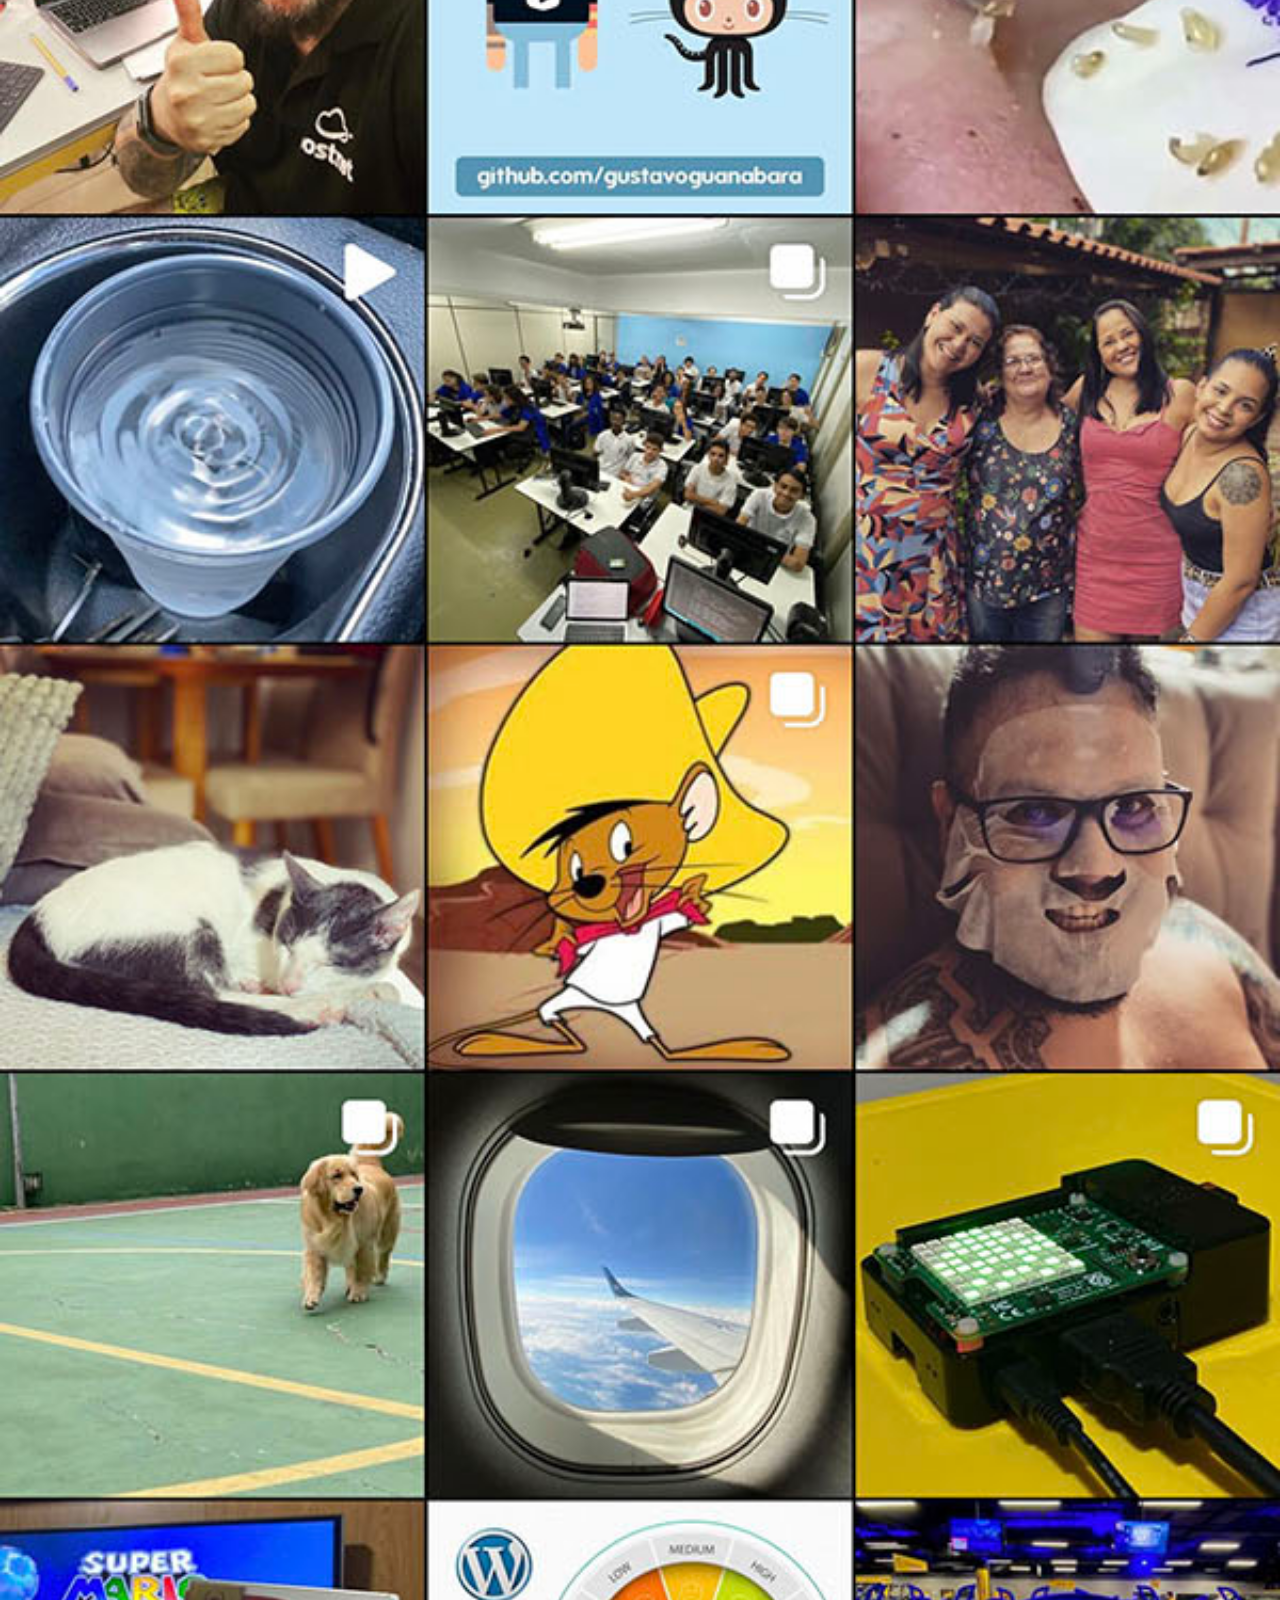
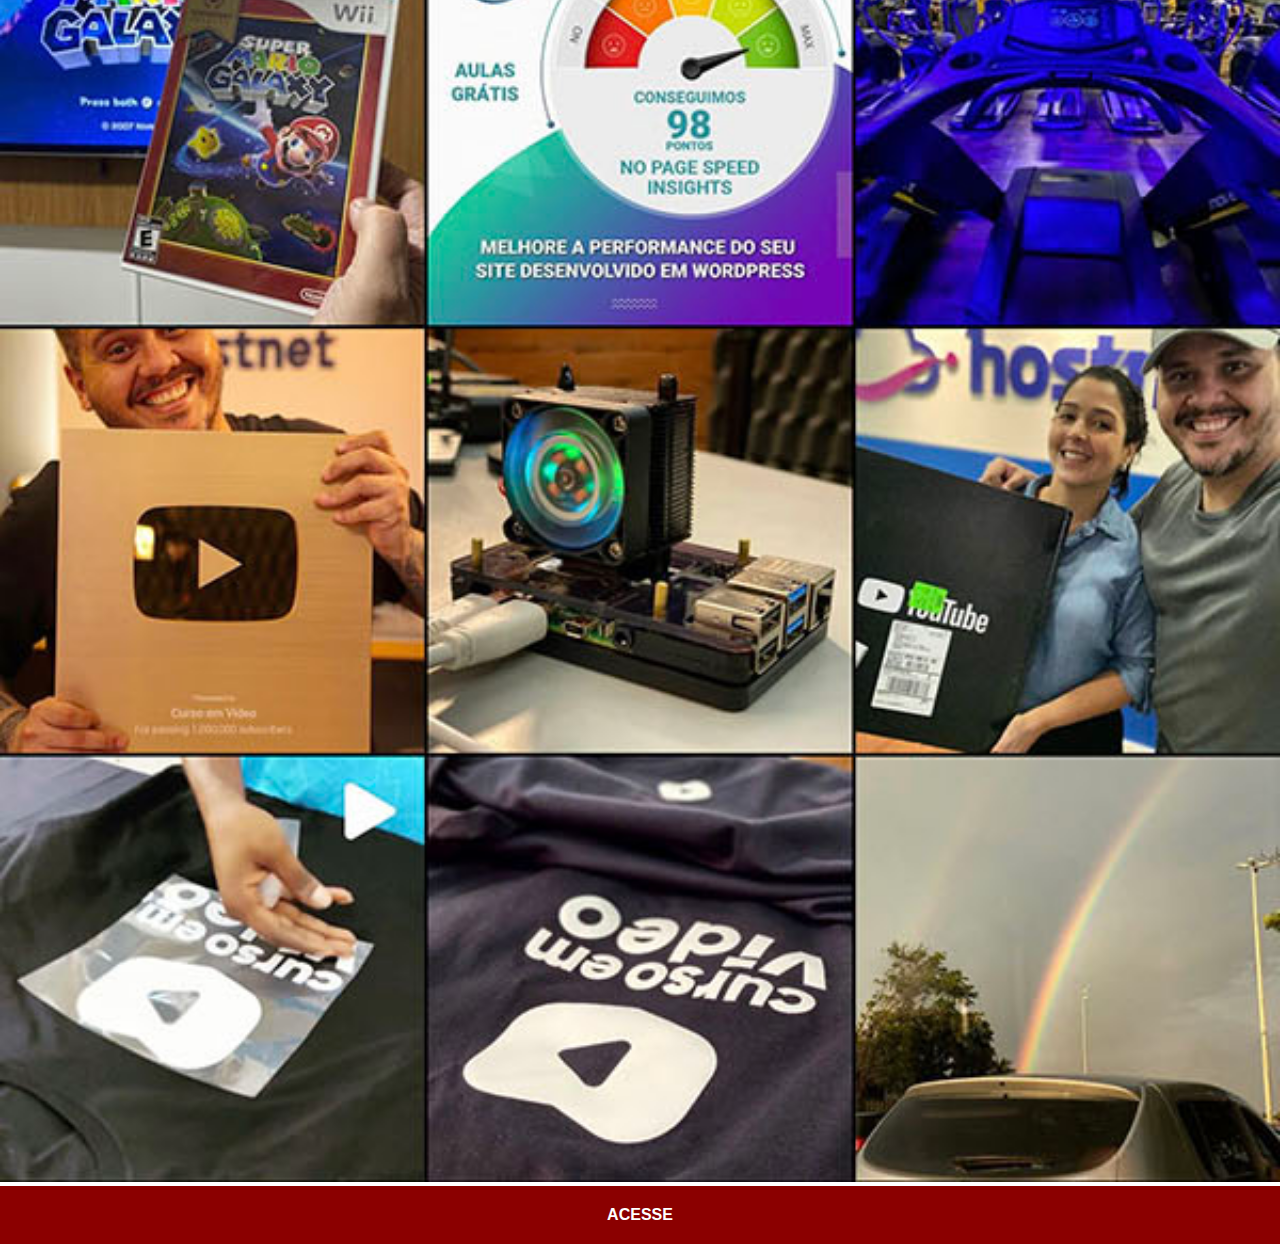
<file: instagram.html>
<!DOCTYPE html>
<html lang="en">
<head>
    <meta charset="UTF-8">
    <meta name="viewport" content="width=device-width, initial-scale=1.0">
    <title>Instagram</title>
    <link rel="stylesheet" href="estilos/social.css">
</head>
<body>
    <img src="imagens/tela-instagram.jpg" alt="Instagram">
    <a href="https://www.instagram.com/gustavoguanabara/" target="_blank">ACESSE</a>
</body>
</html>
</file>
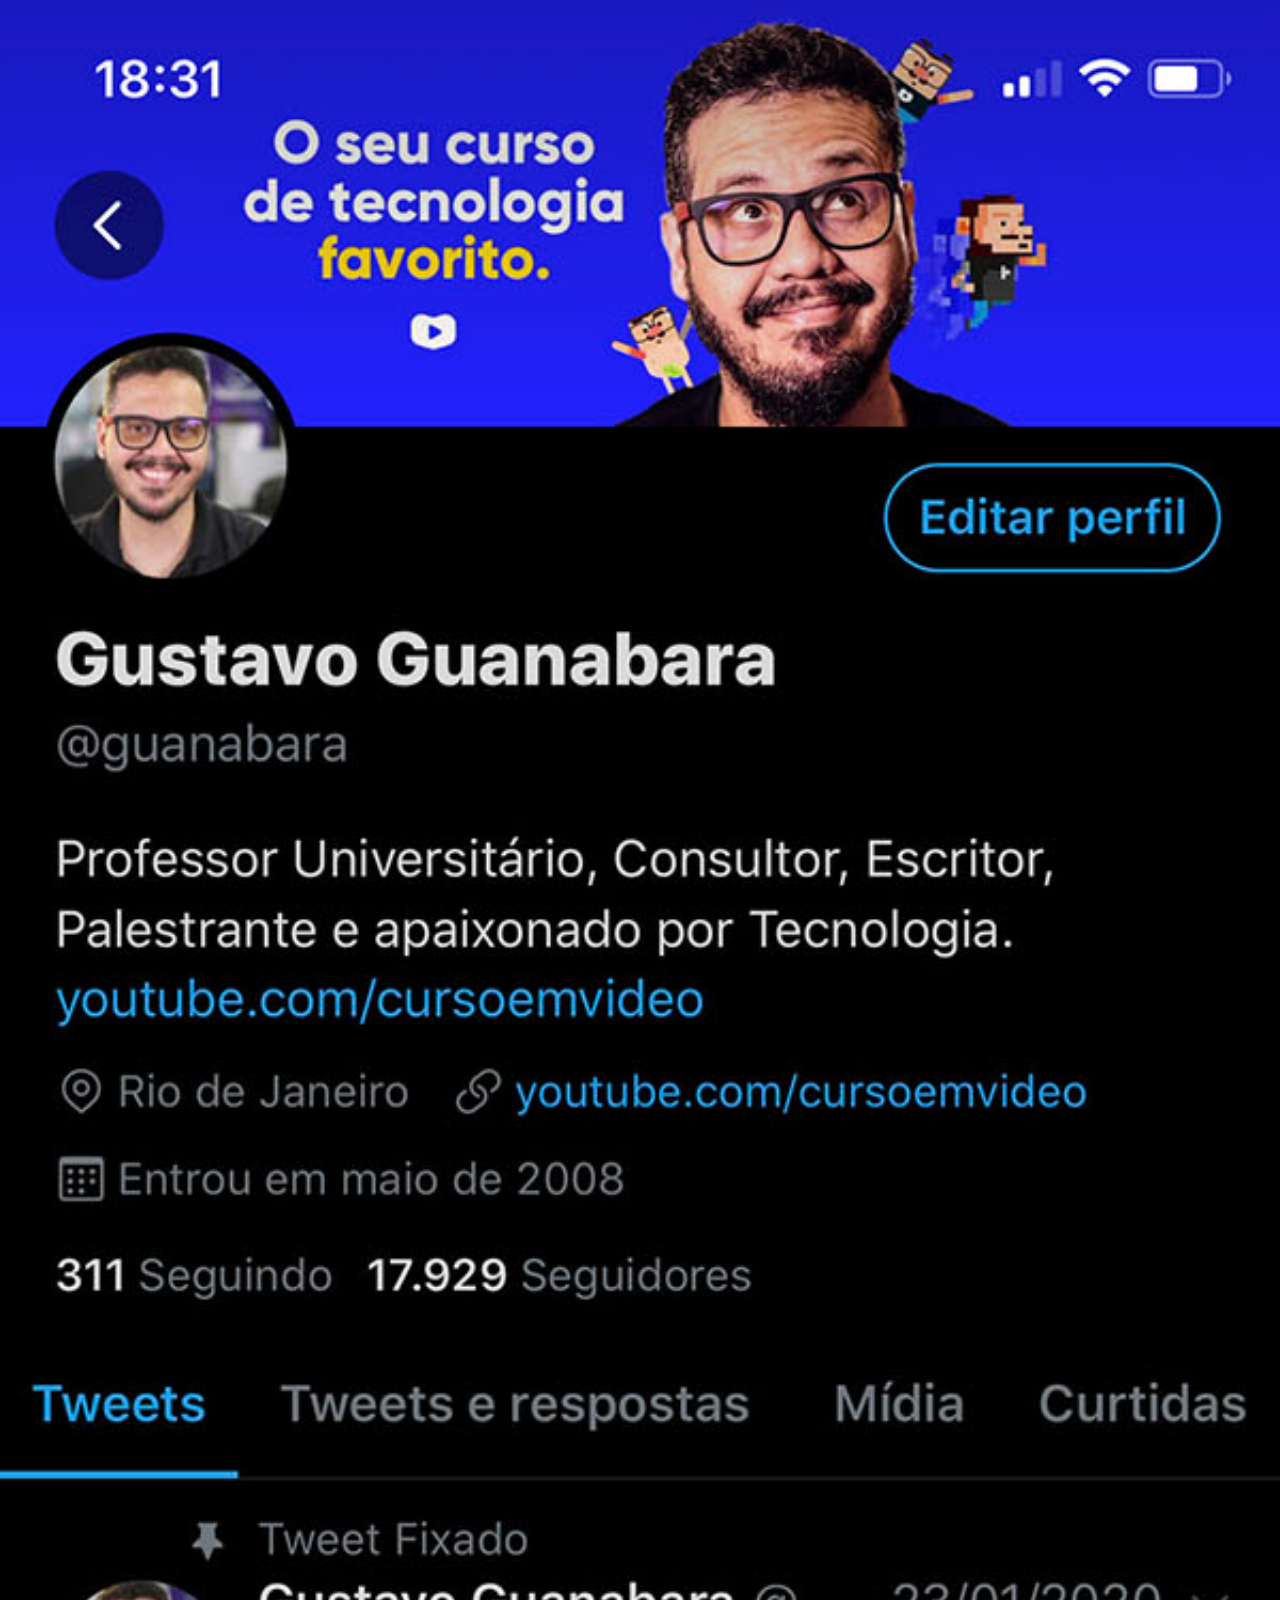
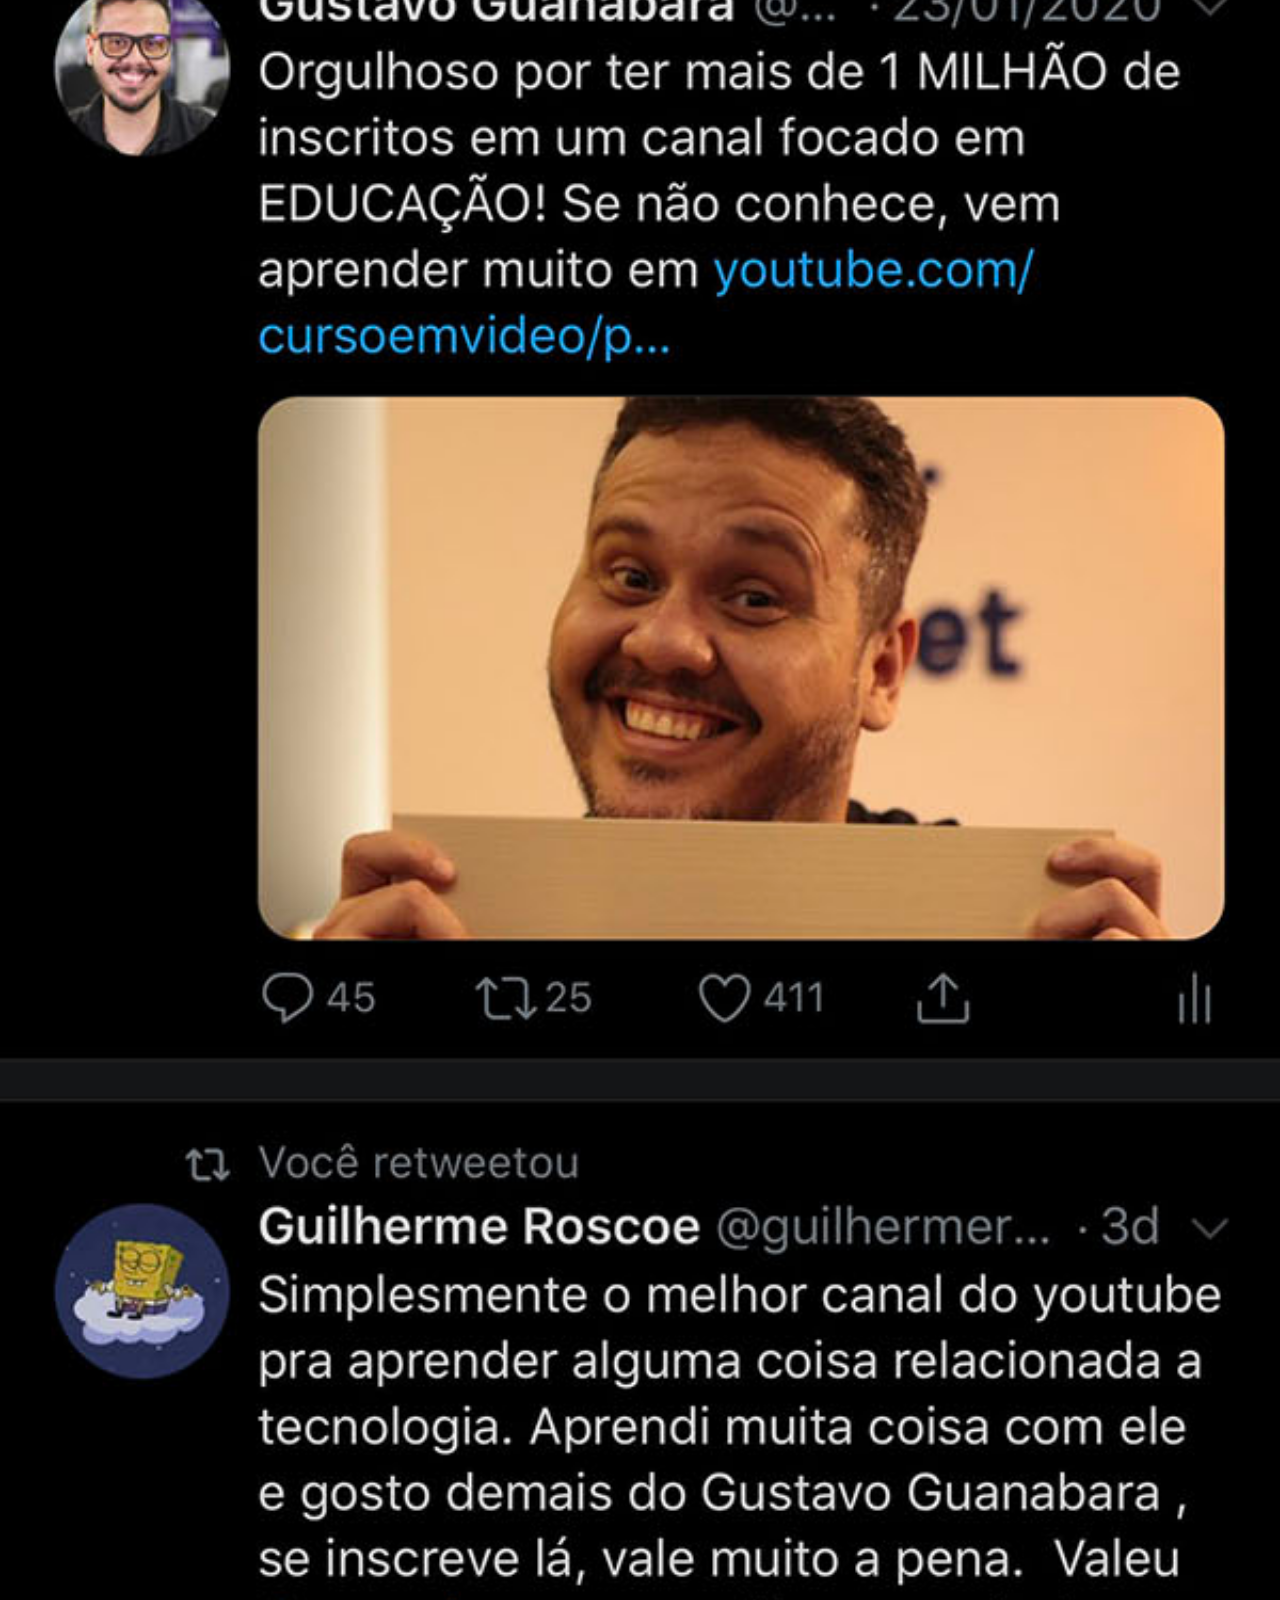
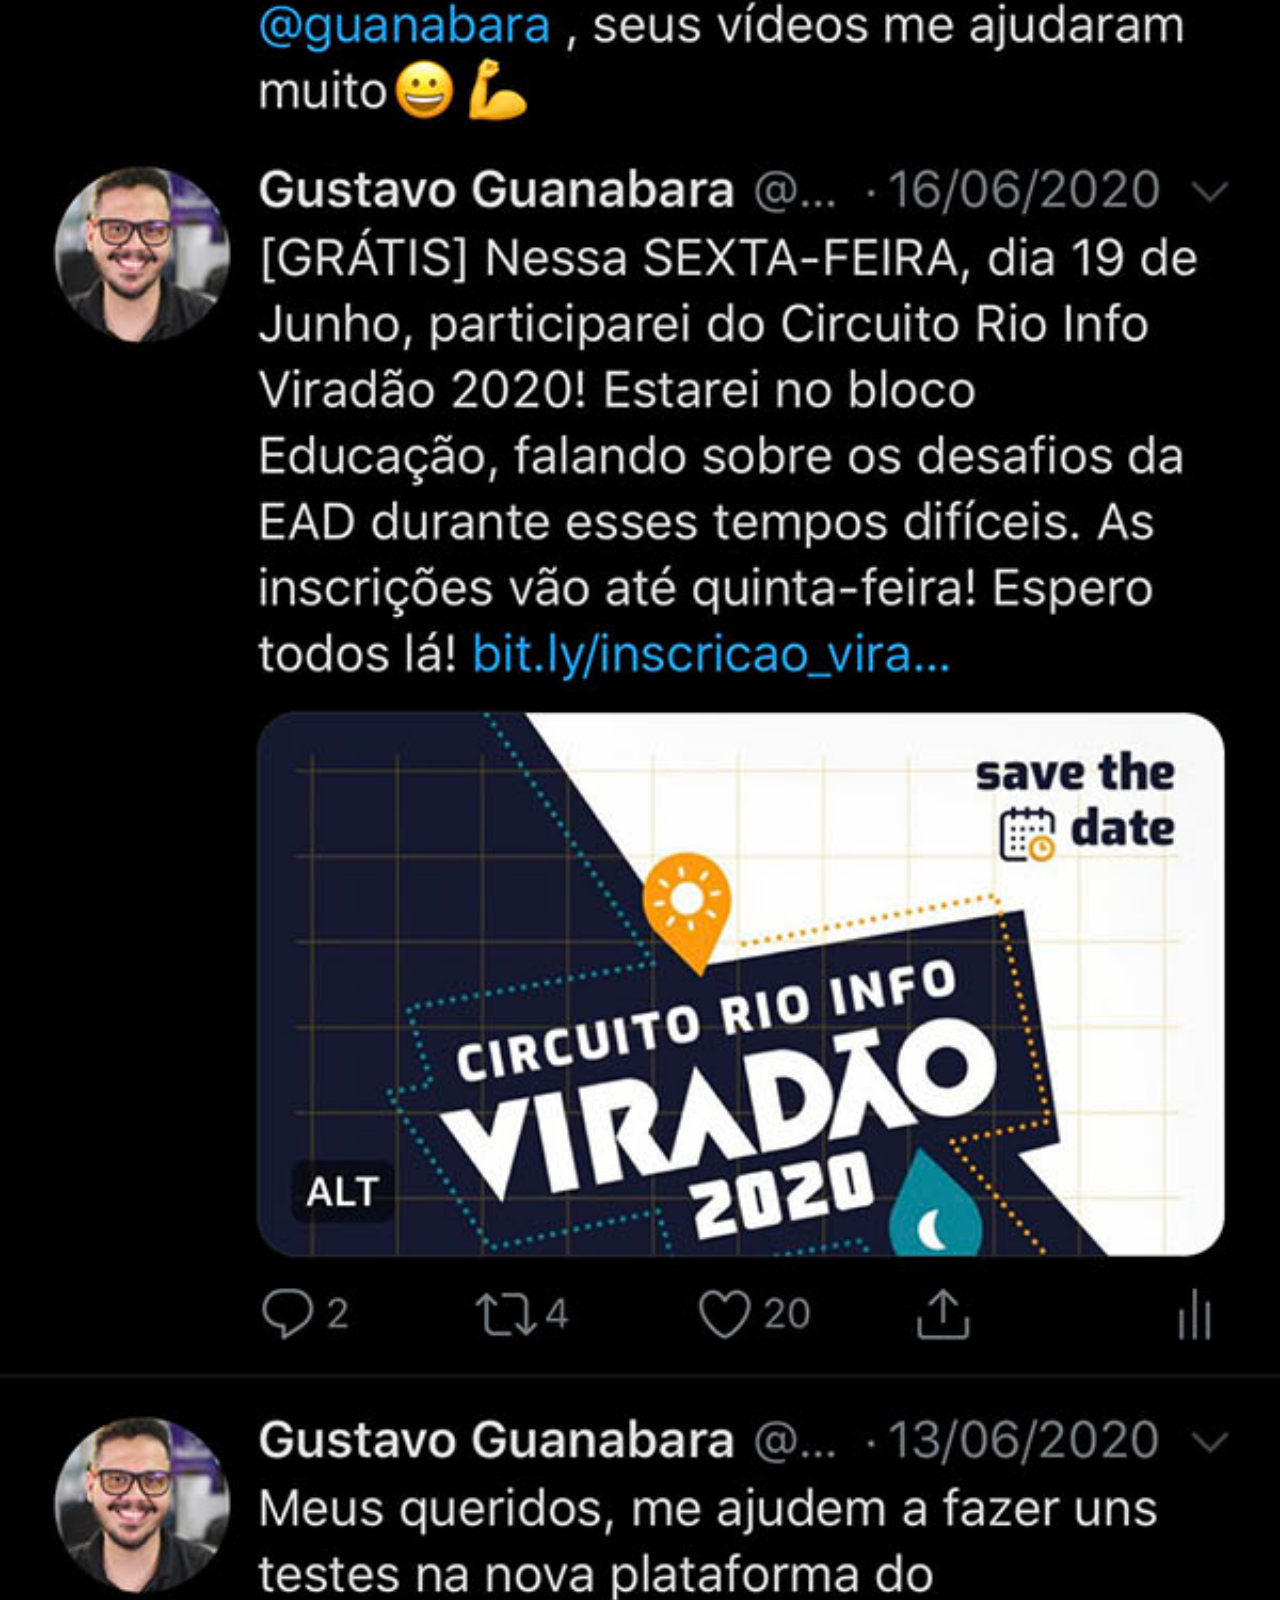
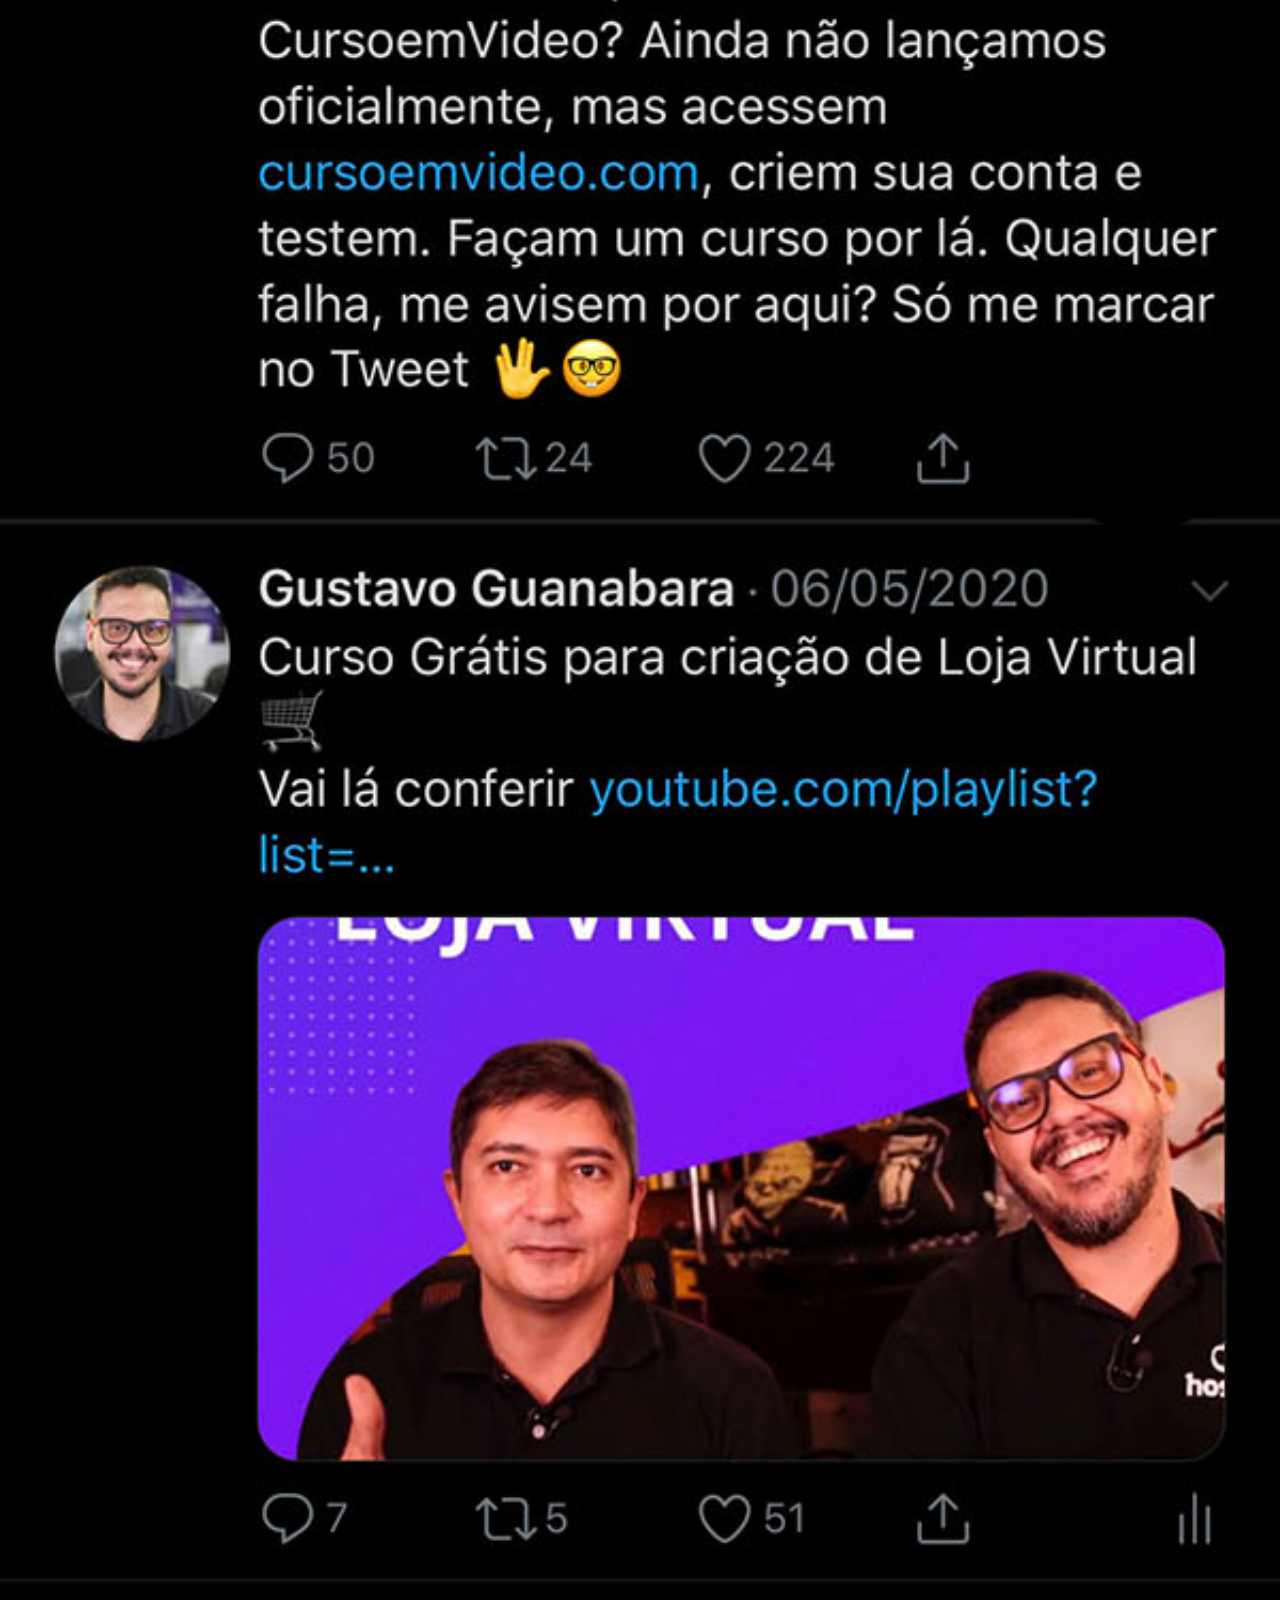
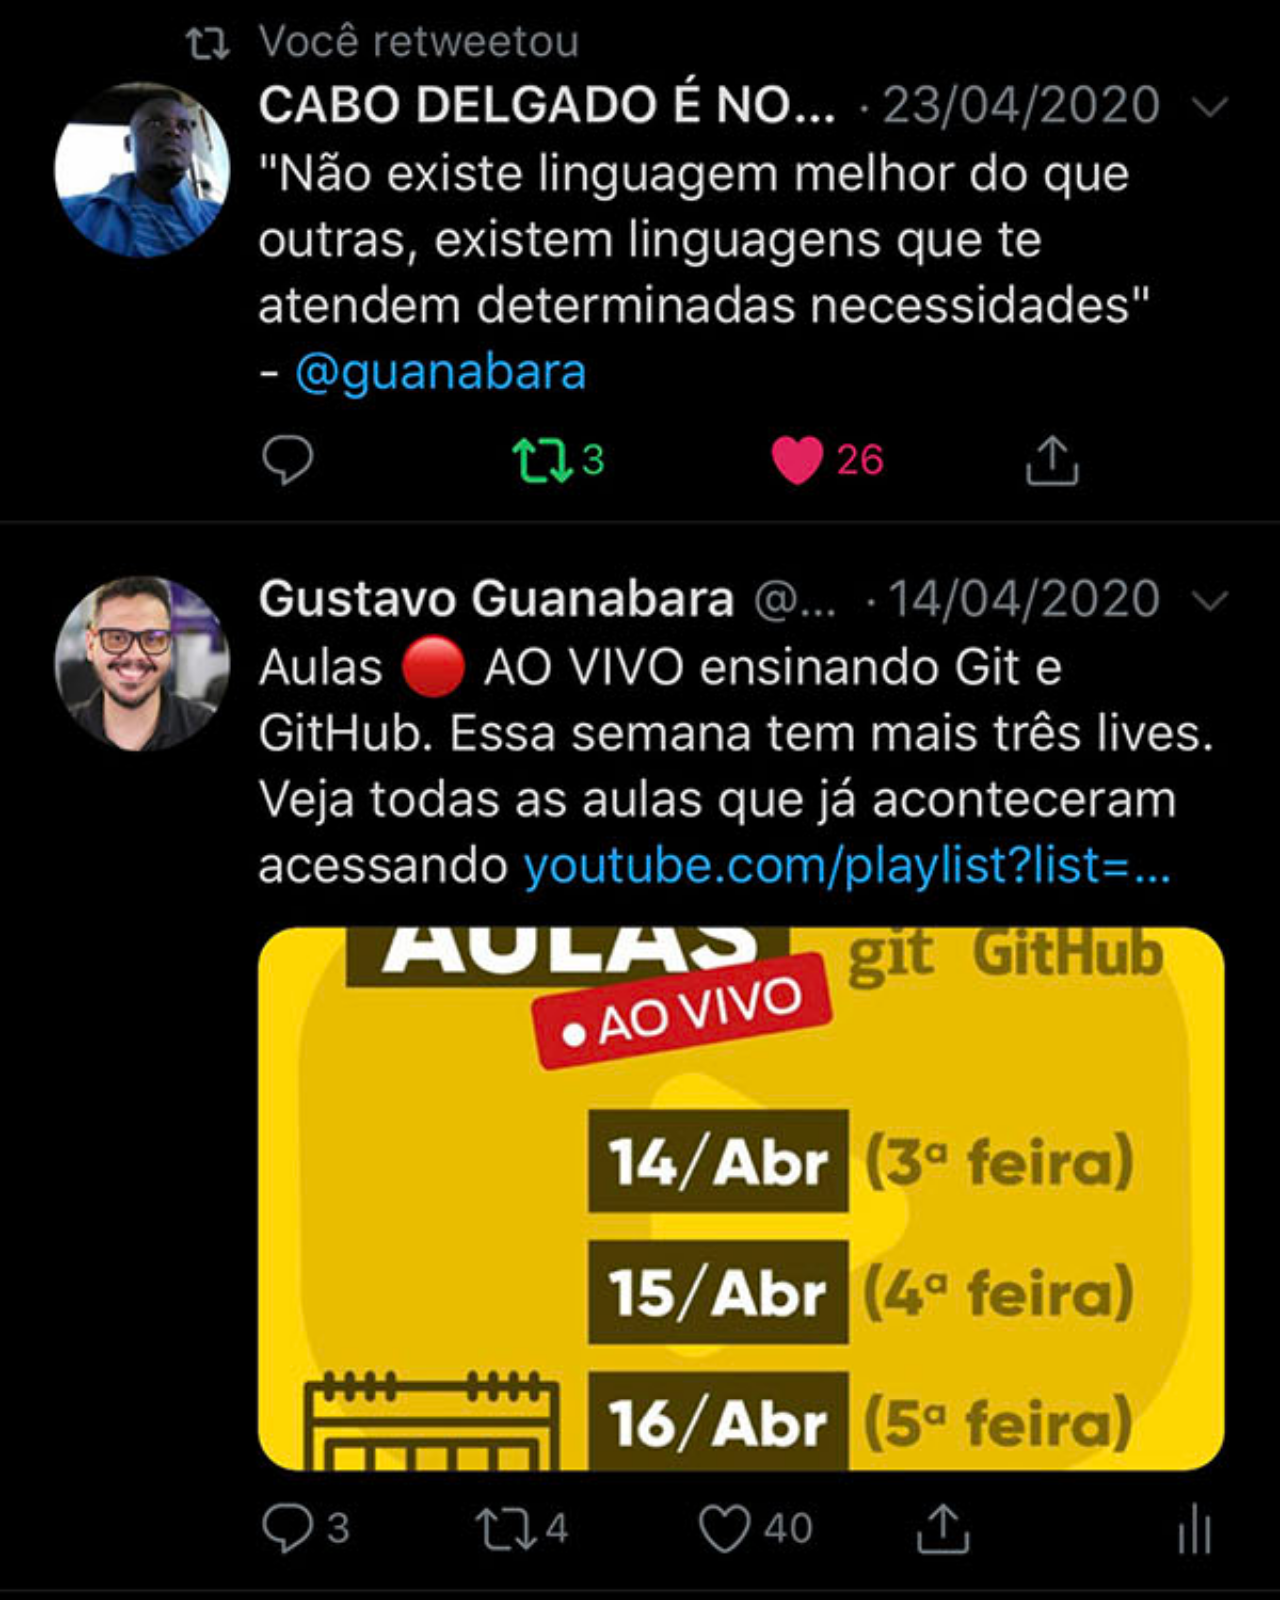
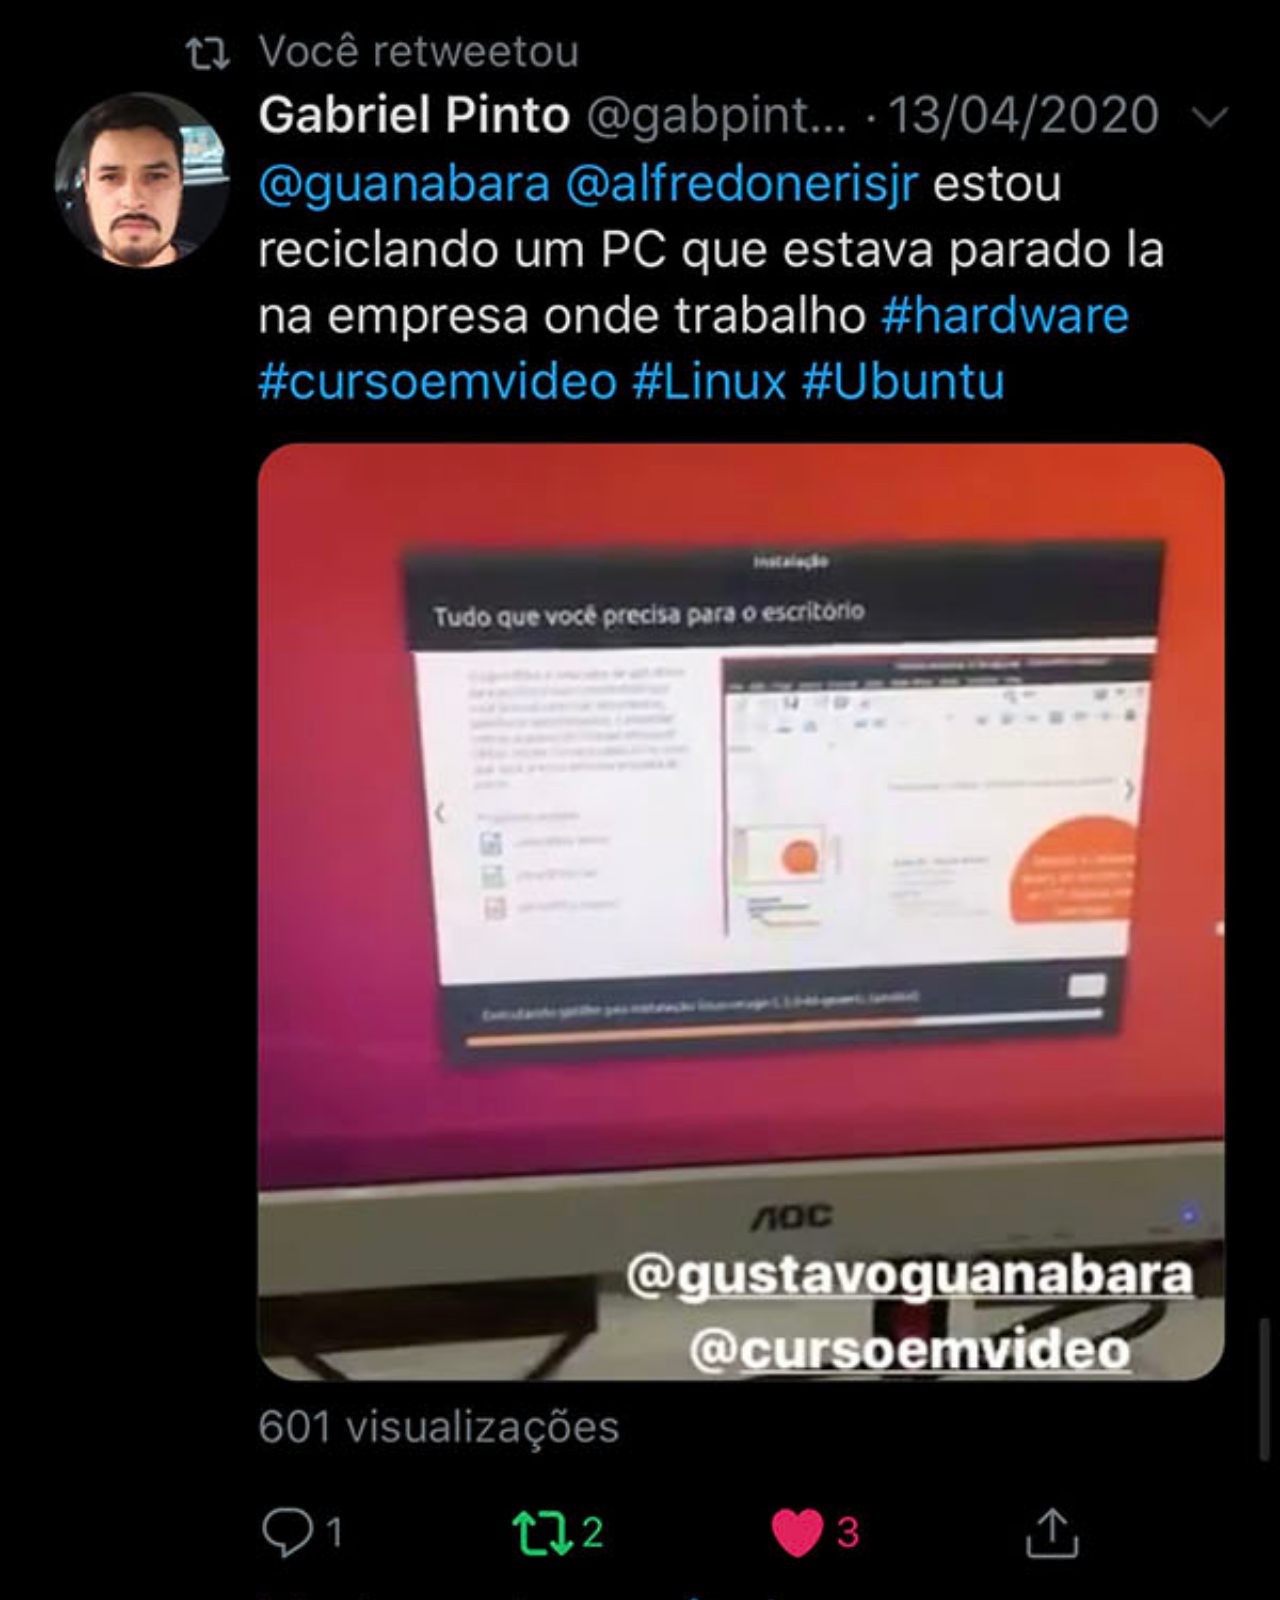
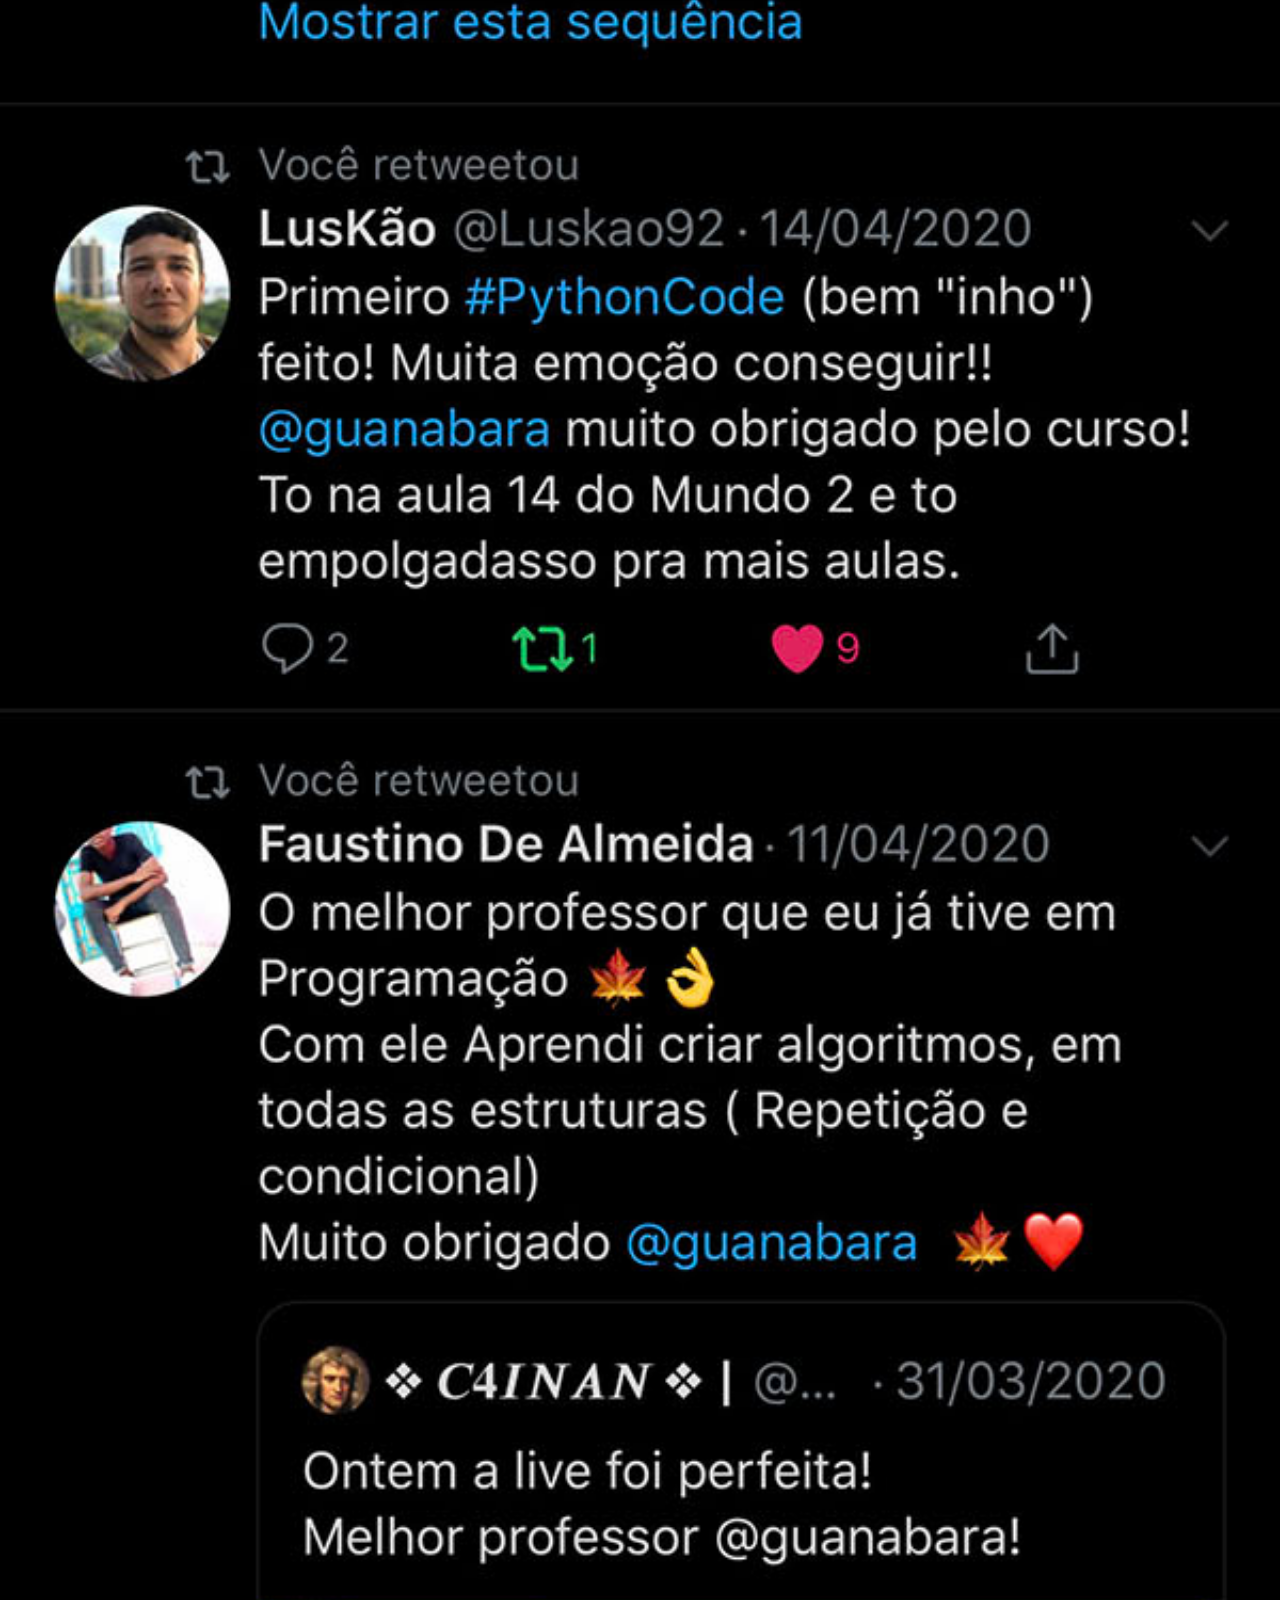
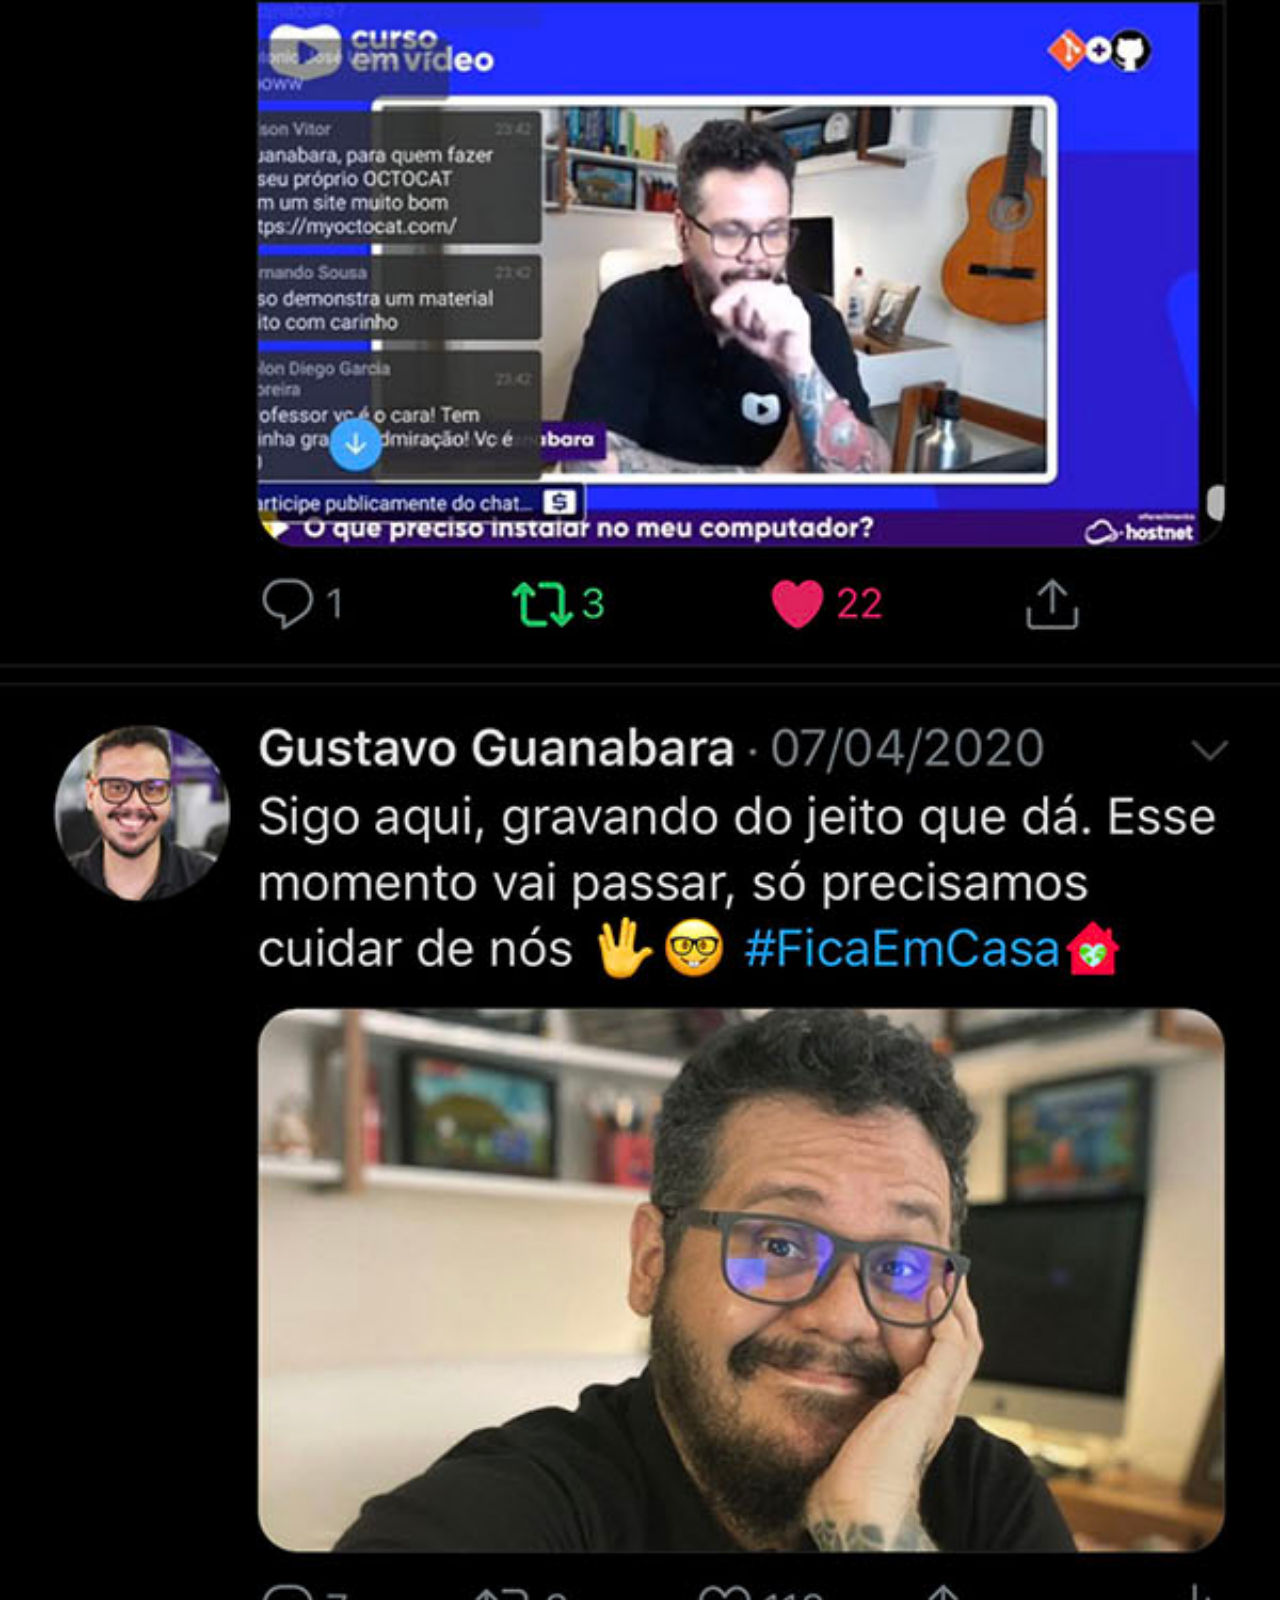
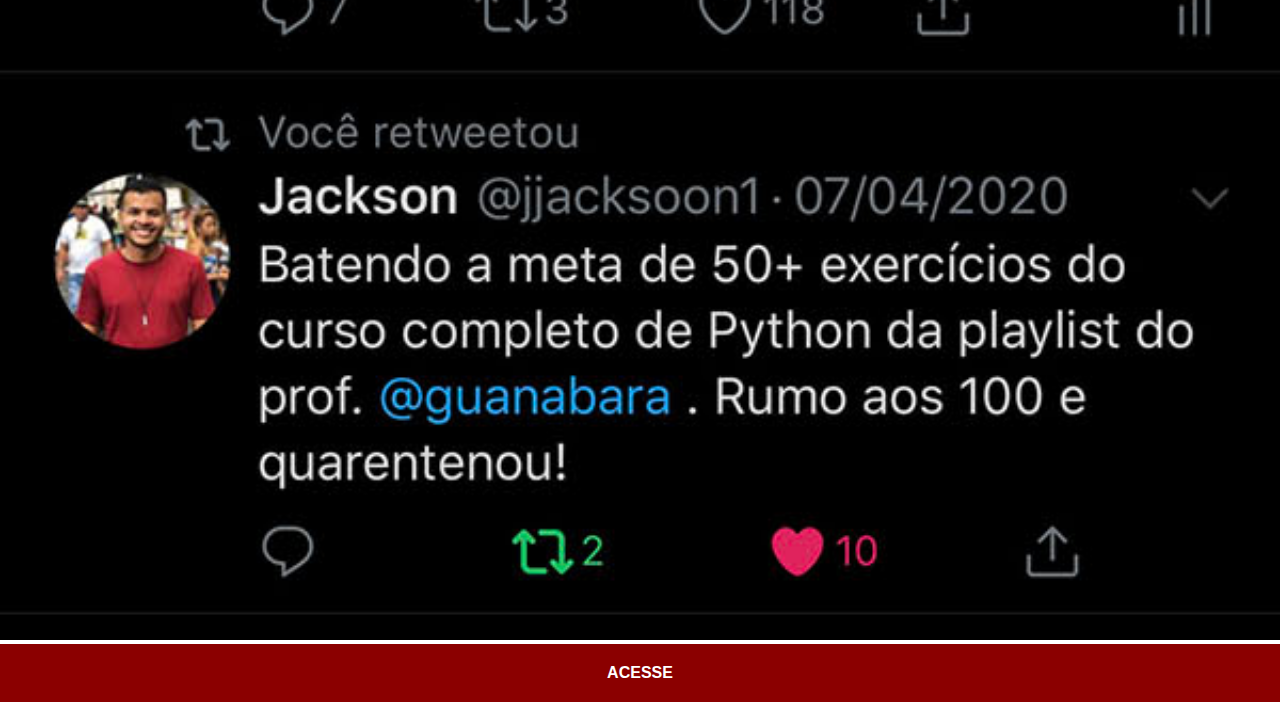
<file: twitter.html>
<!DOCTYPE html>
<html lang="en">
<head>
    <meta charset="UTF-8">
    <meta name="viewport" content="width=device-width, initial-scale=1.0">
    <title>Twitter</title>
    <link rel="stylesheet" href="estilos/social.css">
</head>
<body>
    <img src="imagens/tela-twitter.jpg" alt="Twitter">
    <a href="https://twitter.com/guanabara" target="_blank">ACESSE</a>
</body>
</html>
</file>
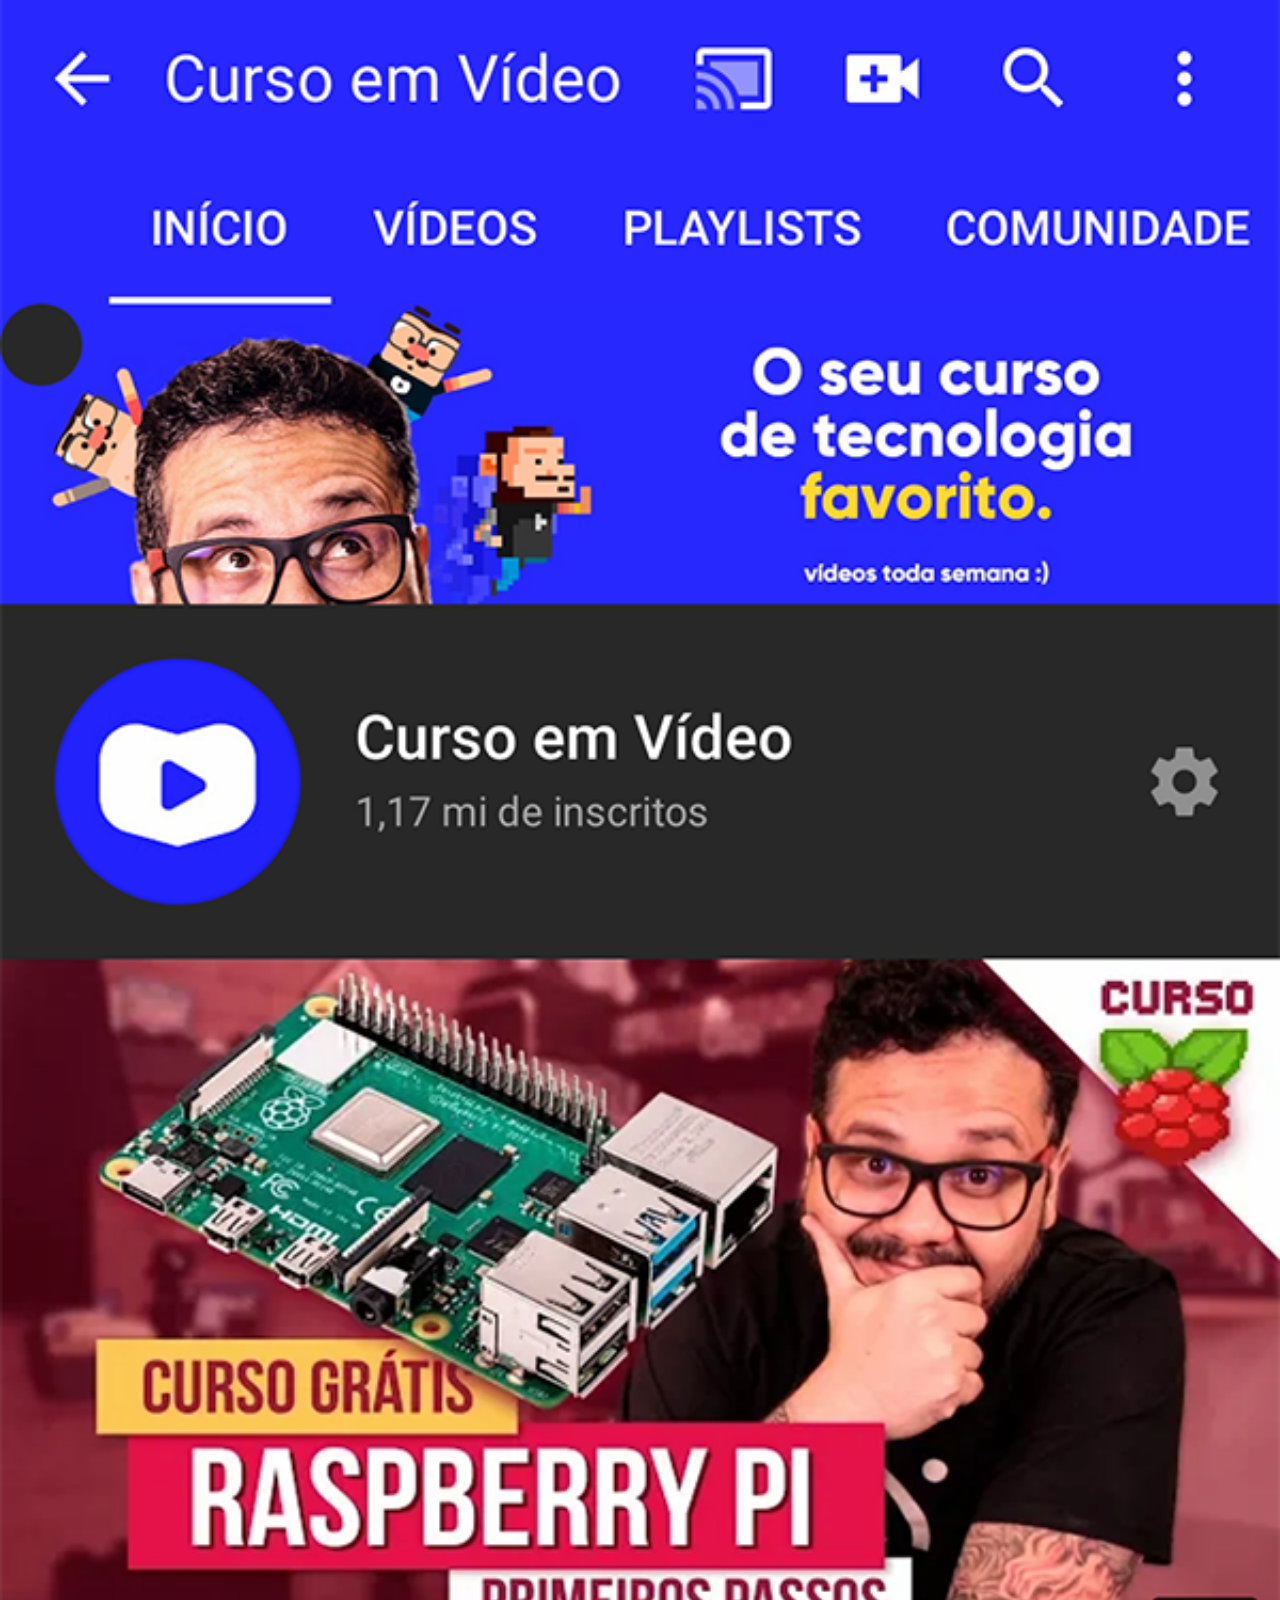
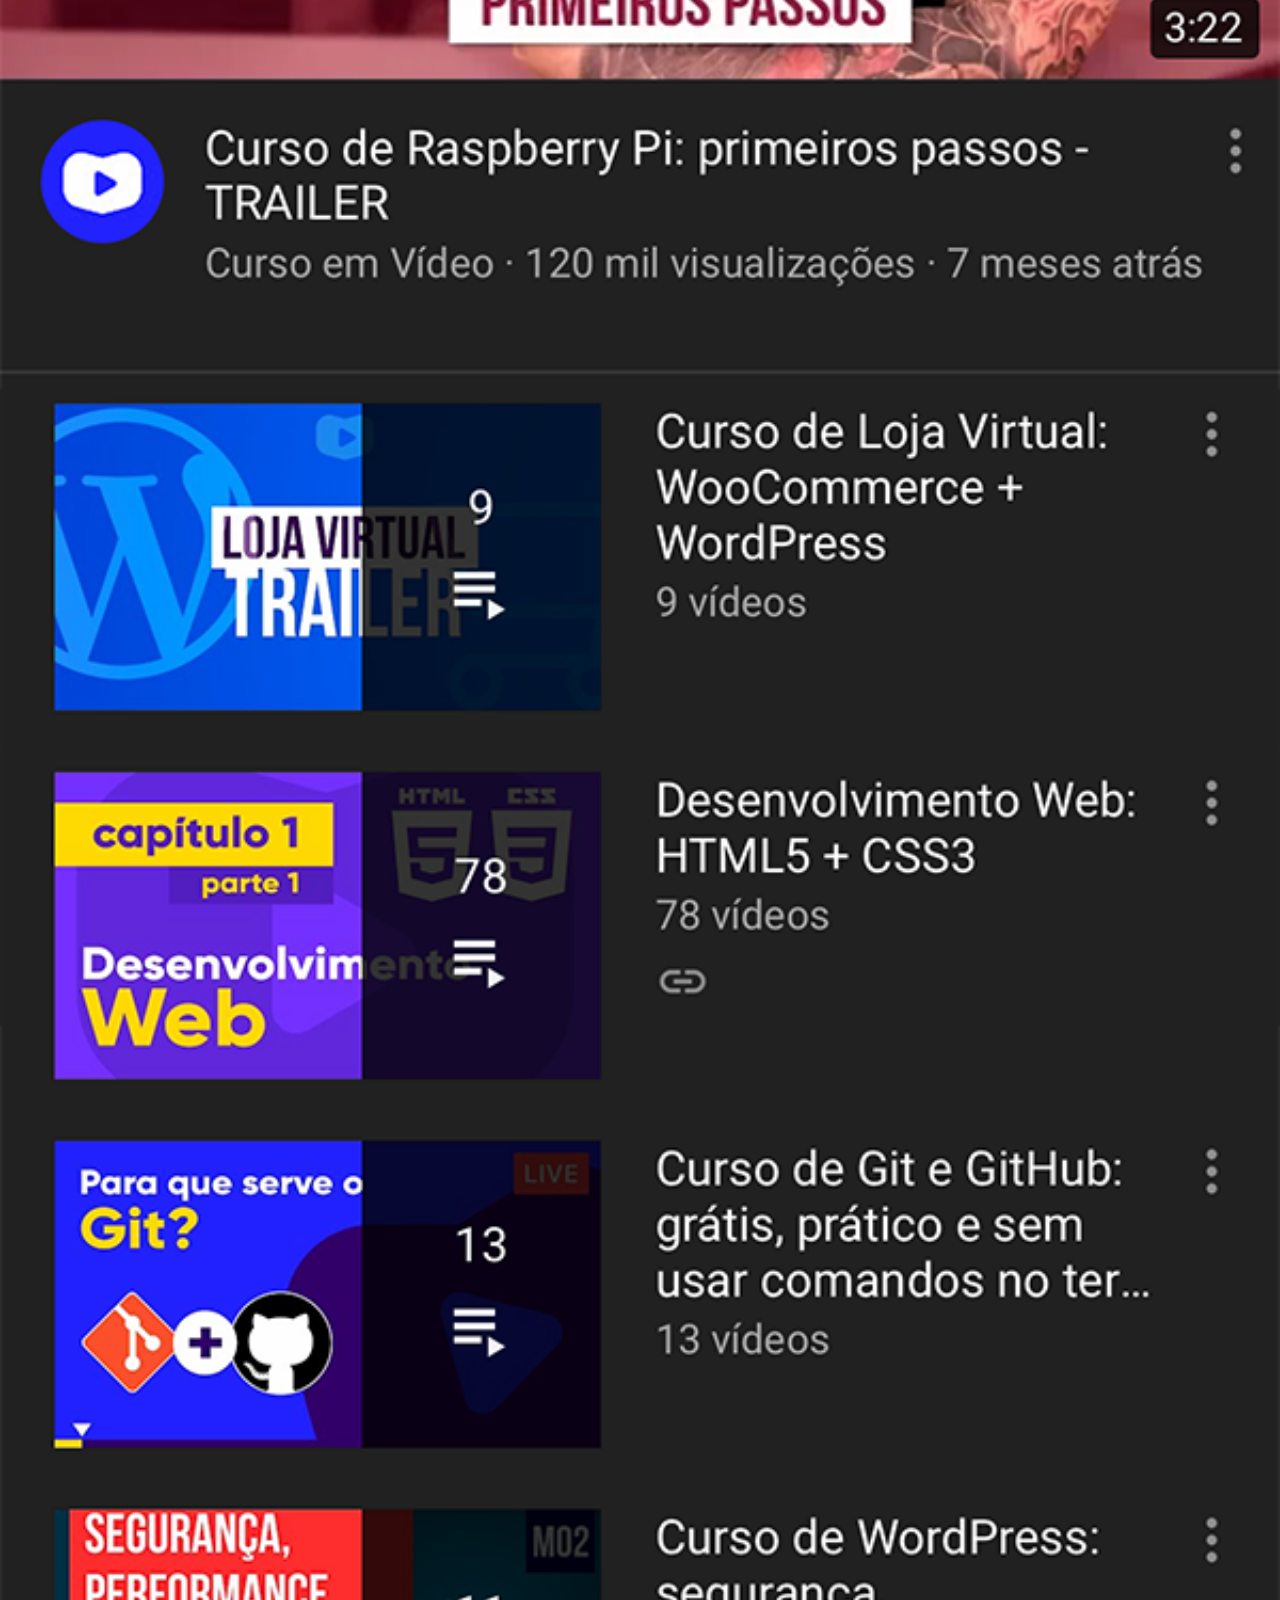
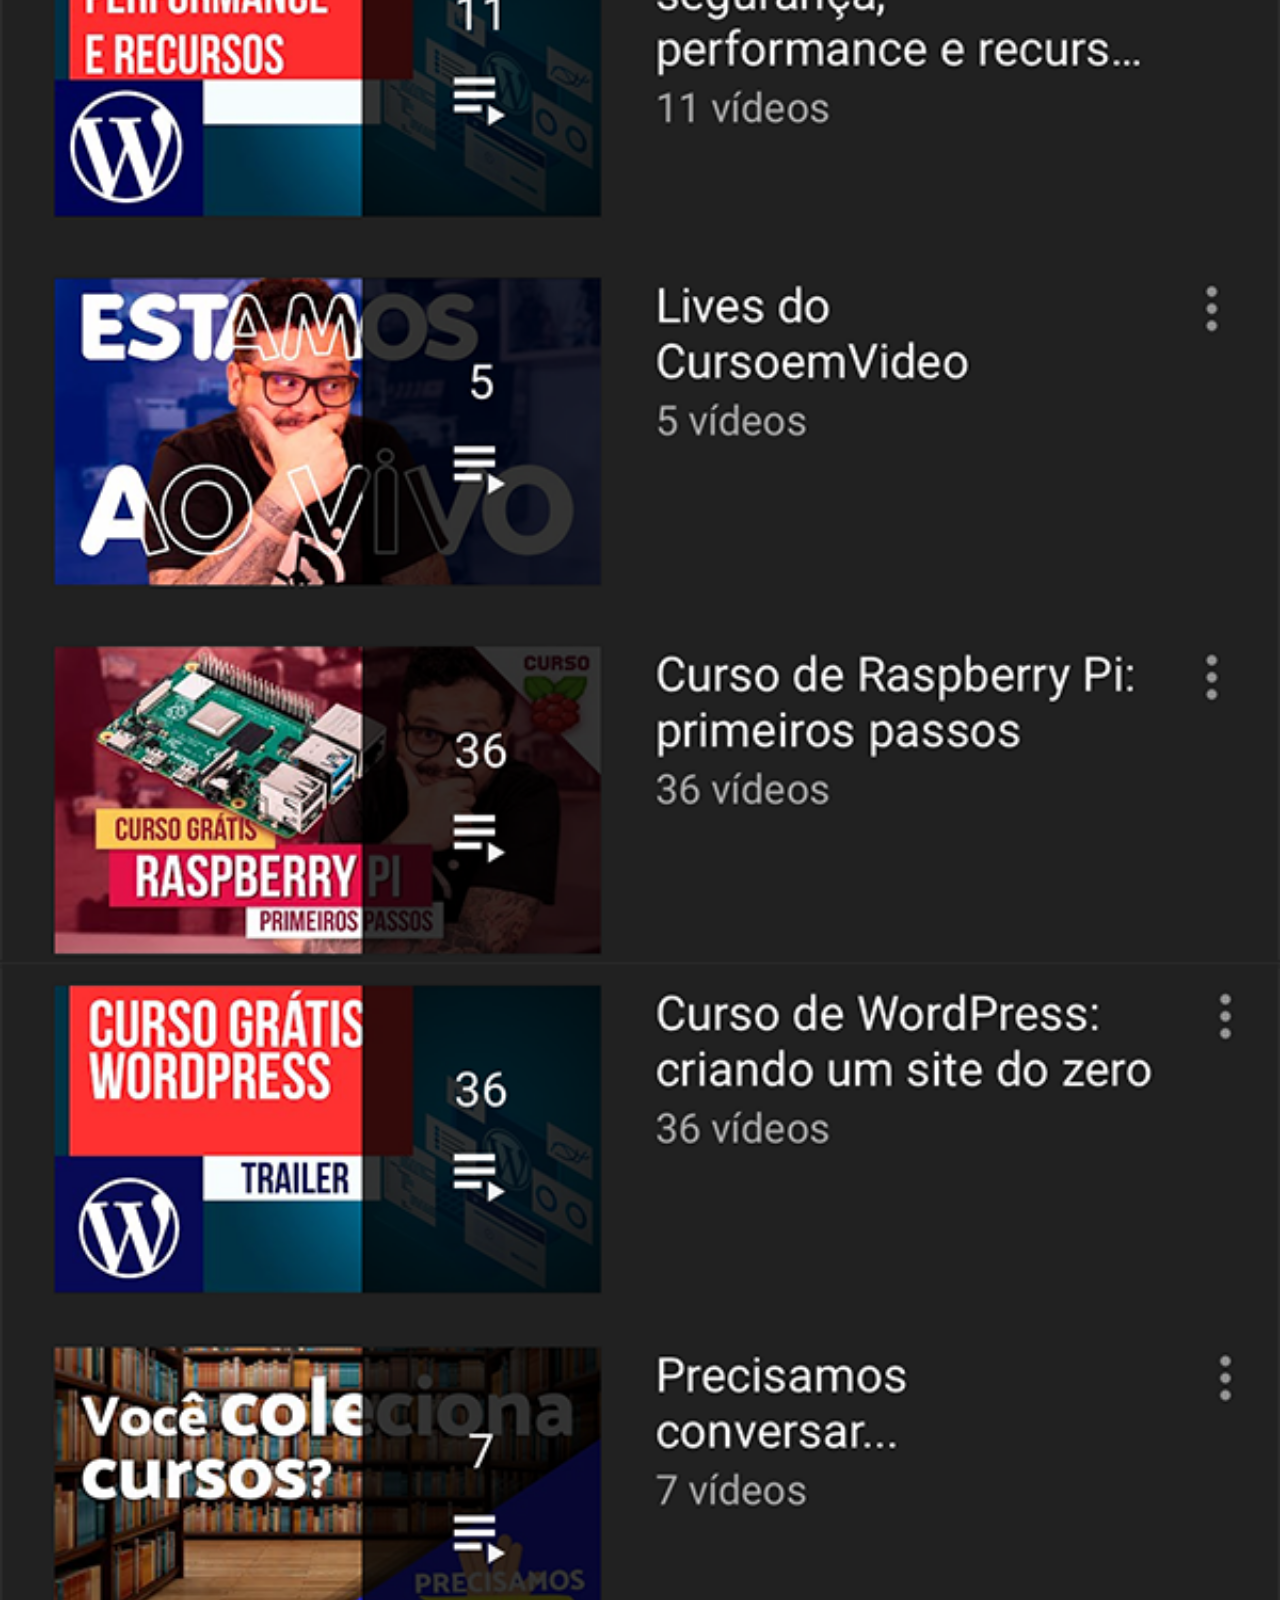
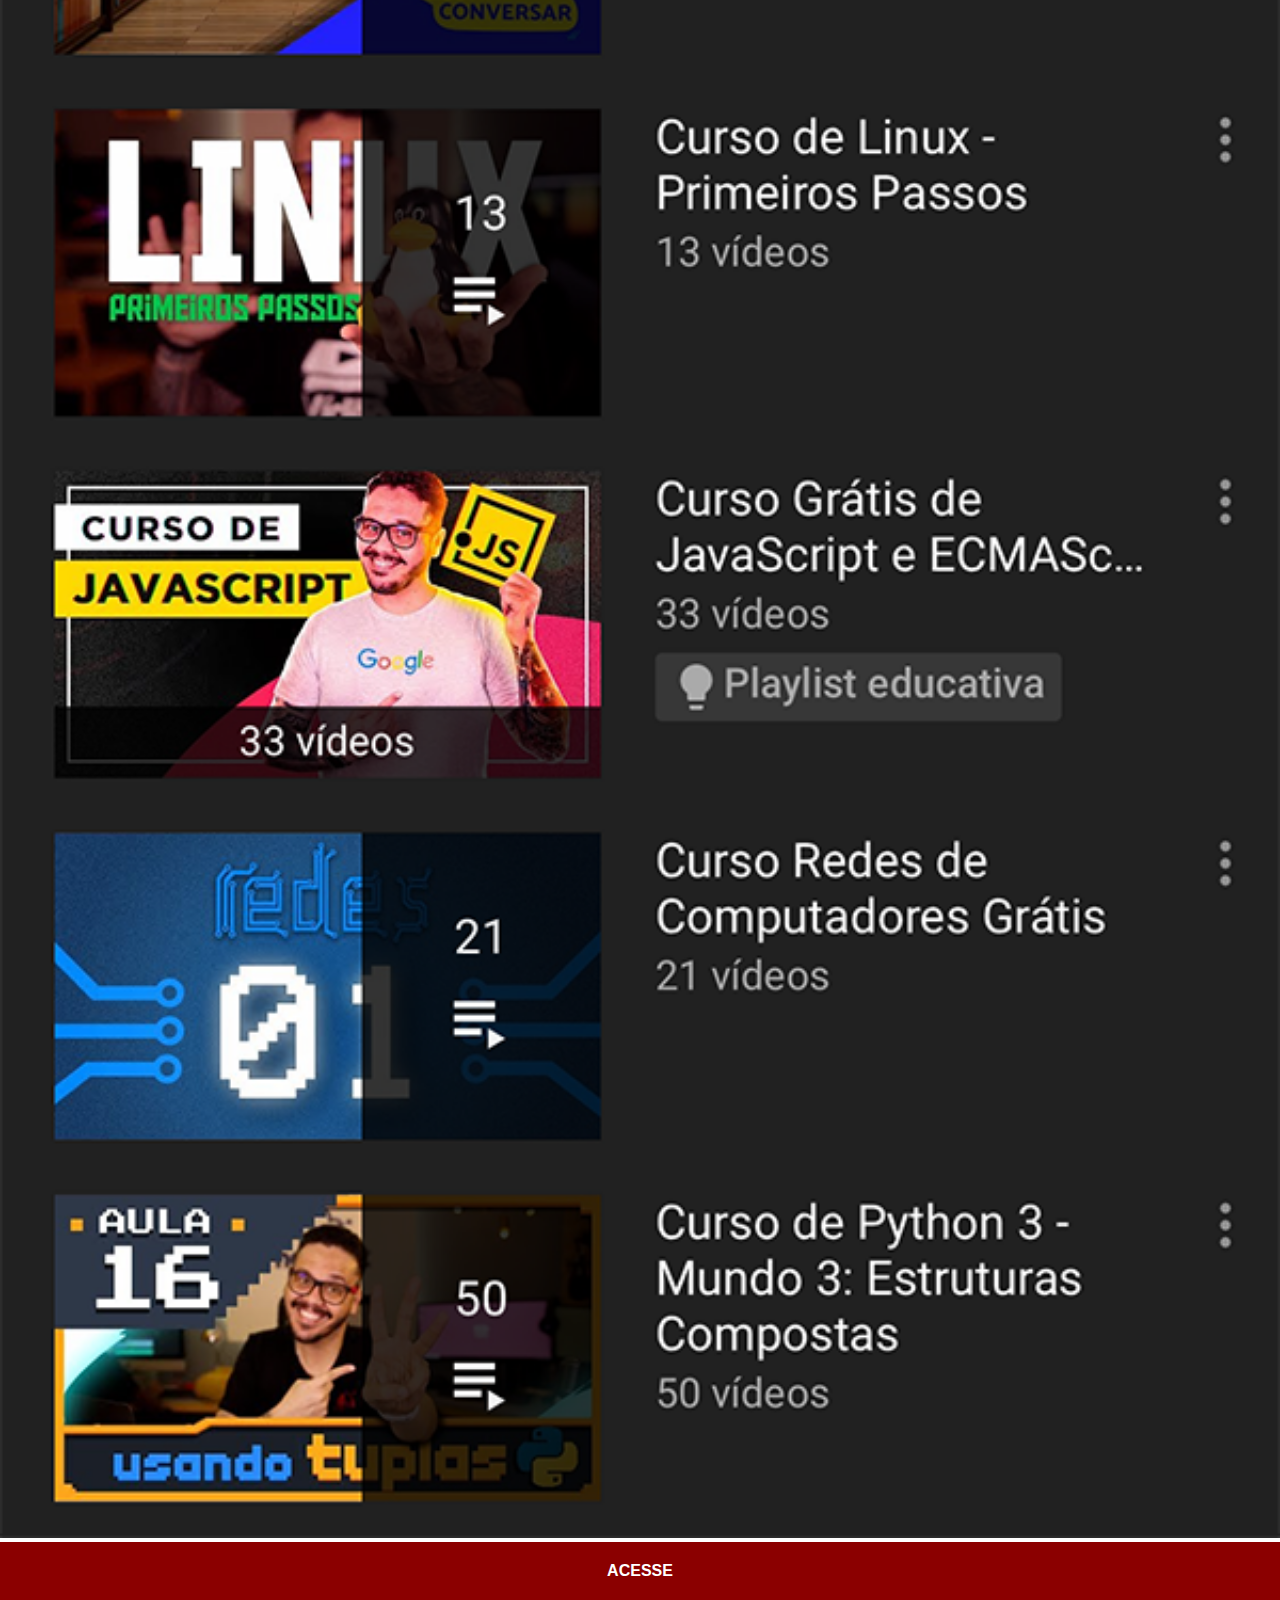
<file: youtube.html>
<!DOCTYPE html>
<html lang="en">
<head>
    <meta charset="UTF-8">
    <meta name="viewport" content="width=device-width, initial-scale=1.0">
    <title>Youtube</title>
    <link rel="stylesheet" href="estilos/social.css">
</head>
<body>
    <img src="imagens/tela-youtube.png" alt="Youtube">
    <a href="https://www.youtube.com/@CursoemVideo/playlists" target="_blank">ACESSE</a>
</body>
</html>
</file>
<file: estilos/style.css>
@charset "UTF-8";

* {
    margin: 0px;
    padding: 0px;
    font-family: Arial, Helvetica, sans-serif;
}

html, body {
    height: 100vh;
    width: 100vw;
    background-color: black;
} 

body {
    background: url('../imagens/fundo-madeira.jpg') no-repeat top center;
    background-size: cover;
    background-attachment: fixed;
}

main {
    position: relative;
    height: 100vh;
}

section#telefone {
    position: absolute;
    top: 50%;
    left: 50%;
    transform: translate(-50%, -50%);
    height: 627px;
    width: 311px;
    background: url('../imagens/frame-iphone.png') no-repeat;
}

iframe#tela {
    position: relative;
    top: 80px;
    left: 22px;
    width: 267px;
    height: 471px;
}

section#redes-socias {
    text-align: right;
}

section#redes-socias img {
    width: 50px;
    margin: 10px;
    border-radius: 50%;
    box-shadow: 2px 2px 5px rgba(0, 0, 0, 0.400);
    box-sizing: border-box;
}

section#redes-socias img:hover {
    border: 2px solid rgba(255, 255, 255, 0.638);
    transform: translate(-3px, -3px);
    box-shadow: 5px 5px 10px rgba(0, 0, 0, 0.624);
    transition: transform .3s, border 1s;
}
</file>
<file: estilos/social.css>
@charset "UTF-8";

* {
    margin: 0px;
    padding: 0px;
    font-family: Arial, Helvetica, sans-serif;
}

::-webkit-scrollbar {
    width: 0px;
    height: 0px;
}

img {
    width: 100vw;
}

a {
    display: block;
    background-color: darkred;
    color: white;
    padding: 20px;
    text-align: center;
    font-weight: bolder;
    text-decoration: none;
}

a:hover {
    background-color: red;
}
</file>
